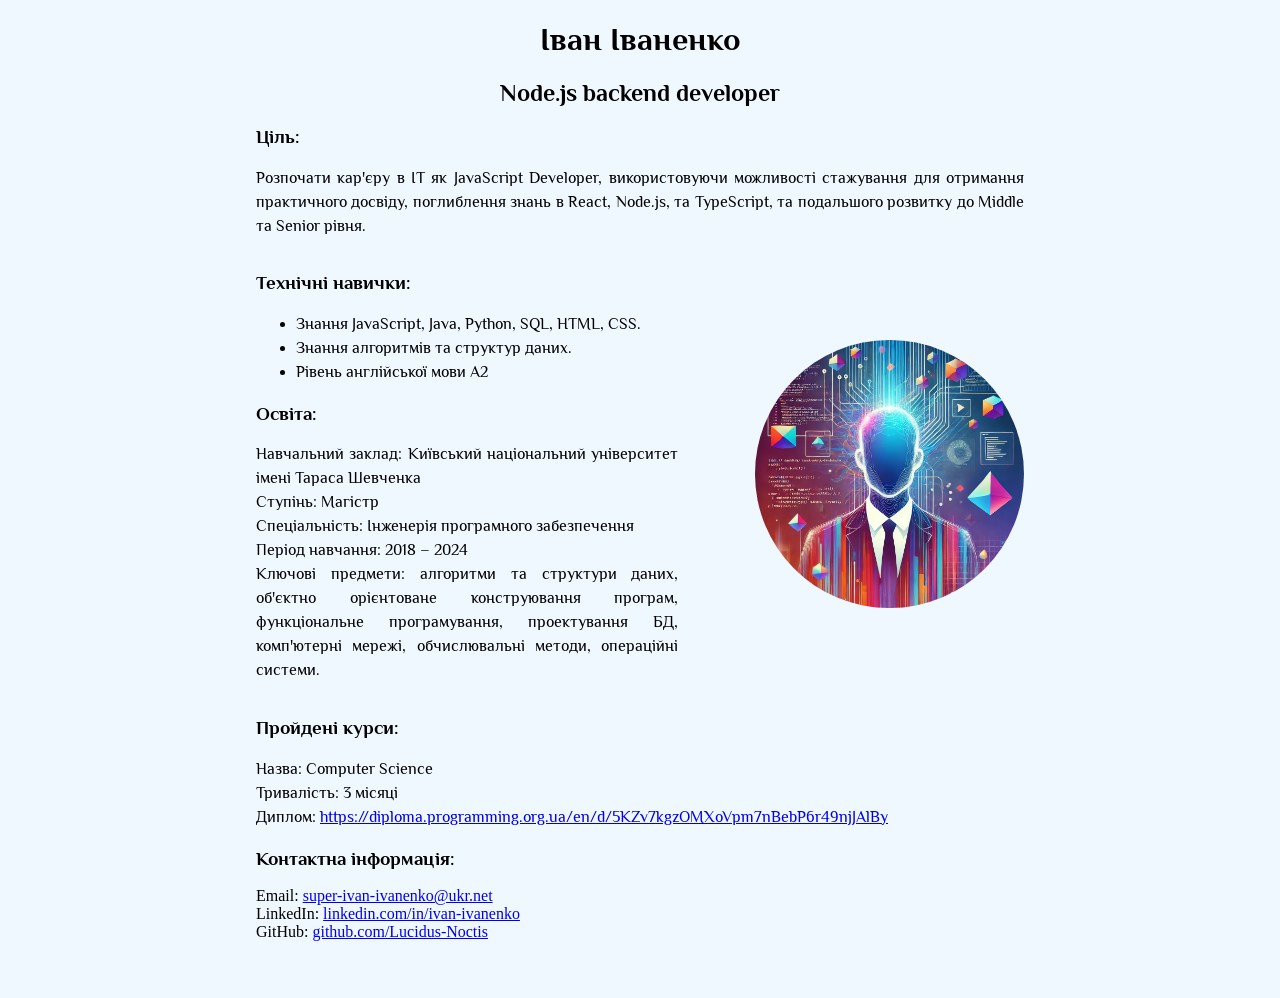
<file: index.html>
<!doctype html>
<html lang="en">
  <head>
    <meta charset="UTF-8" />
    <meta name="viewport" content="width=device-width, initial-scale=1.0" />
    <link rel="stylesheet" href="style.css" />
    <title>Ivan Ivanenko</title>

    <link rel="preconnect" href="https://fonts.googleapis.com" />
    <link rel="preconnect" href="https://fonts.gstatic.com" crossorigin />
    <link
      href="https://fonts.googleapis.com/css2?family=Philosopher:ital,wght@0,400;0,700;1,400;1,700&family=Poppins:ital,wght@0,100;0,200;0,300;0,400;0,500;0,600;0,700;0,800;0,900;1,100;1,200;1,300;1,400;1,500;1,600;1,700;1,800;1,900&display=swap"
      rel="stylesheet"
    />
  </head>
  <body>
    <header>
      <h1>Іван Іваненко</h1>
      <h2>Node.js backend developer</h2>
    </header>

    <main>
      <section class="goal">
        <h3>Ціль:</h3>
        <p>
          Розпочати кар'єру в IT як JavaScript Developer, використовуючи
          можливості стажування для отримання практичного досвіду, поглиблення
          знань в React, Node.js, та TypeScript, та подальшого розвитку до Middle
          та Senior рівня.
        </p>
      </section>

      <div class="container">
        <div class="skills-and-education">
          <section class="technical-skills">
            <h3>Технічні навички:</h3>
            <ul>
              <li>Знання JavaScript, Java, Python, SQL, HTML, CSS.</li>
              <li>Знання алгоритмів та структур даних.</li>
              <li>Рівень англійської мови A2</li>
            </ul>
          </section>

          <section class="education">
            <h3>Освіта:</h3>
            <p>
              Навчальний заклад: Київський національний університет імені Тараса
              Шевченка<br />
              Ступінь: Магістр<br />
              Спеціальність: Інженерія програмного забезпечення<br />
              Період навчання: 2018 – 2024<br />
              Ключові предмети: алгоритми та структури даних, об'єктно
              орієнтоване конструювання програм, функціональне програмування,
              проектування БД, комп'ютерні мережі, обчислювальні методи,
              операційні системи.
            </p>
          </section>
        </div>

        <div class="developer-img">
          <img src="developer.webp" alt="developer" />
        </div>
      </div>

      <section class="courses">
        <h3>Пройдені курси:</h3>
        <p>
          Назва: Computer Science<br />
          Тривалість: 3 місяці<br />
          Диплом:
          <a
            href="https://diploma.programming.org.ua/en/d/5KZv7kgzOMXoVpm7nBebP6r49njJAlBy"
            target="_blank"
            >https://diploma.programming.org.ua/en/d/5KZv7kgzOMXoVpm7nBebP6r49njJAlBy</a
          >
        </p>
      </section>
    </main>

    <footer>
      <h3>Контактна інформація:</h3>

      <div>
        <span>Email:</span>
        <a href="mailto:super-ivan-ivanenko@ukr.net"
          >super-ivan-ivanenko@ukr.net</a
        >
      </div>

      <div>
        <span>LinkedIn:</span>
        <a href="https://www.linkedin.com/in/ivan-ivanenko/" target="_blank"
          >linkedin.com/in/ivan-ivanenko</a
        >
      </div>

      <div>
        <span>GitHub:</span>
        <a href="https://github.com/Lucidus-Noctis" target="_blank"
          >github.com/Lucidus-Noctis</a
        >
      </div>
    </footer>
  </body>
</html>
</file>
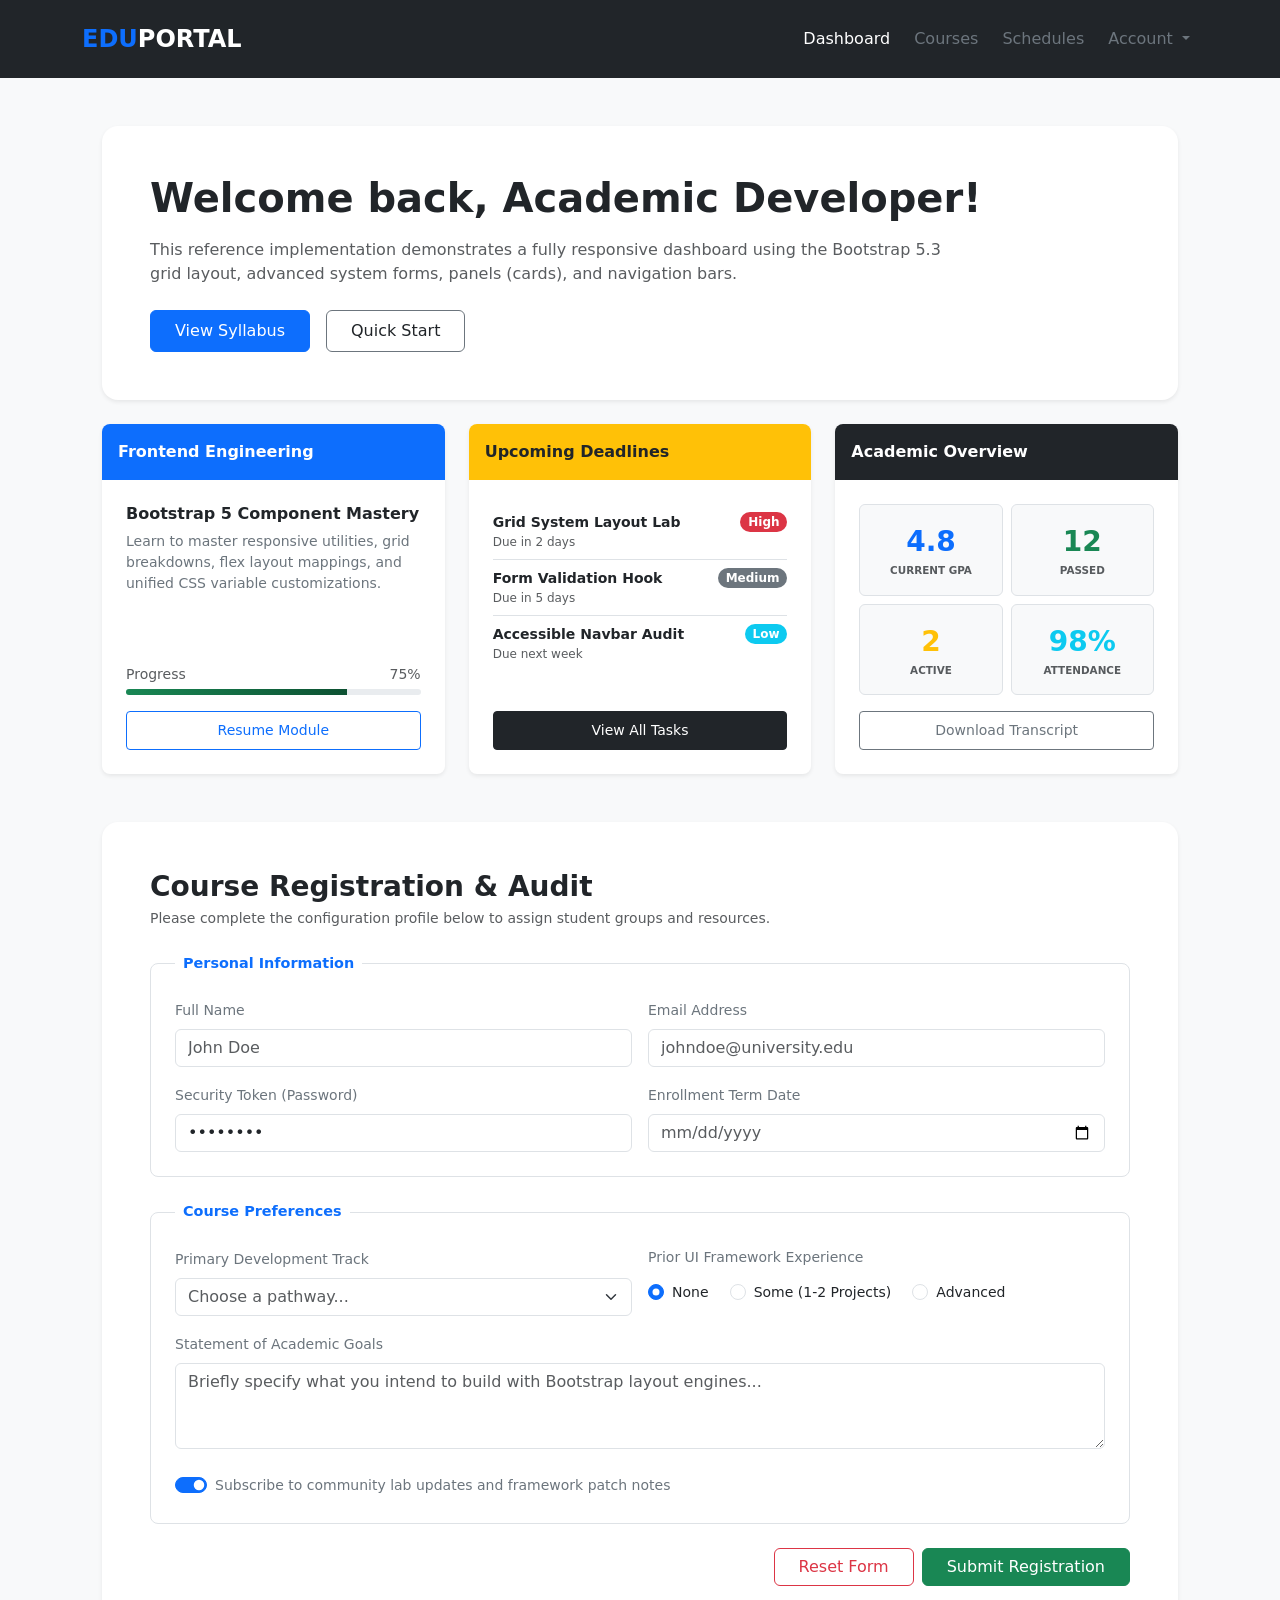
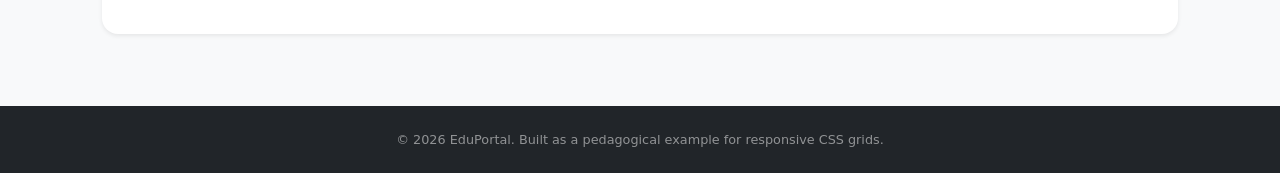
<file: bootstrap-task/index.html>
<!DOCTYPE html>
<html lang="en">
<head>
  <meta charset="UTF-8">
  <meta name="viewport" content="width=device-width, initial-scale=1.0">
  <title>EduPortal Dashboard</title>
  <!-- Bootstrap 5.3 CSS CDN -->
  <link href="https://cdn.jsdelivr.net/npm/bootstrap@5.3.3/dist/css/bootstrap.min.css" rel="stylesheet">
  <link rel="stylesheet" href="style.css">
</head>
<body class="bg-light d-flex flex-column min-vh-100">

  <!-- Navigation Bar -->
  <nav class="navbar navbar-expand-lg navbar-dark bg-dark py-3">
    <div class="container">
      <a class="navbar-brand fw-bold text-uppercase fs-4 tracking-wider" href="#">
        <span class="text-primary">Edu</span>Portal
      </a>
      <button class="navbar-toggler" type="button" data-bs-toggle="collapse" data-bs-target="#navbarNav">
        <span class="navbar-toggler-icon"></span>
      </button>
      <div class="collapse navbar-collapse justify-content-end" id="navbarNav">
        <ul class="navbar-nav gap-2">
          <li class="nav-item">
            <a class="nav-link active" href="#">Dashboard</a>
          </li>
          <li class="nav-item">
            <a class="nav-link text-secondary" href="#">Courses</a>
          </li>
          <li class="nav-item">
            <a class="nav-link text-secondary" href="#">Schedules</a>
          </li>
          <li class="nav-item dropdown">
            <a class="nav-link text-secondary dropdown-toggle" href="#" id="accountDropdown" role="button" data-bs-toggle="dropdown">
              Account
            </a>
            <ul class="dropdown-menu dropdown-menu-end">
              <li><a class="dropdown-item" href="#">Profile</a></li>
              <li><a class="dropdown-item" href="#">Settings</a></li>
              <li><hr class="dropdown-divider"></li>
              <li><a class="dropdown-item text-danger" href="#">Logout</a></li>
            </ul>
          </li>
        </ul>
      </div>
    </div>
  </nav>

  <!-- Main Content Container -->
  <main class="container my-5 flex-grow-1" style="max-width: 1100px;">
    
    <!-- Welcome Banner Section -->
    <div class="card border-0 shadow-sm p-4 p-md-5 mb-4 rounded-4 bg-white">
      <h1 class="welcome-banner-title fw-bold mb-3 display-6">Welcome back, Academic Developer!</h1>
      <p class="welcome-banner-description text-muted col-md-10 fs-6 lh-base mb-4">
        This reference implementation demonstrates a fully responsive dashboard using the Bootstrap 5.3 grid layout, advanced system forms, panels (cards), and navigation bars.
      </p>
      <div class="welcome-banner-actions d-flex gap-3">
        <button class="btn btn-primary px-4 py-2 fw-medium">View Syllabus</button>
        <button class="btn btn-outline-secondary px-4 py-2 text-dark bg-white fw-medium">Quick Start</button>
      </div>
    </div>

    <!-- Cards Grid Section -->
    <div class="row g-4 mb-5">
      
      <!-- Card 1: Frontend Engineering -->
      <div class="col-lg-4 col-md-6">
        <div class="card h-100 border-0 shadow-sm overflow-hidden rounded-3">
          <div class="card-header bg-primary text-white fw-bold py-3 border-0">
            Frontend Engineering
          </div>
          <div class="card-body p-4 d-flex flex-column justify-content-between">
            <div>
              <h5 class="fw-bold fs-6 mb-2">Bootstrap 5 Component Mastery</h5>
              <p class="text-secondary small mb-4">
                Learn to master responsive utilities, grid breakdowns, flex layout mappings, and unified CSS variable customizations.
              </p>
            </div>
            <div>
              <div class="d-flex justify-content-between align-items-center mb-1 fs-7">
                <span class="text-muted small fs-7">Progress</span>
                <span class="text-muted small fs-7">75%</span>
              </div>
              <div class="progress mb-3" style="height: 6px;">
                <div class="progress-bar custom-progress-bar" role="progressbar" style="width: 75%;"></div>
              </div>
              <button class="btn btn-outline-primary w-100 btn-sm py-2">Resume Module</button>
            </div>
          </div>
        </div>
      </div>

      <!-- Card 2: Upcoming Deadlines -->
      <div class="col-lg-4 col-md-6">
        <div class="card h-100 border-0 shadow-sm overflow-hidden rounded-3">
          <div class="card-header bg-warning text-dark fw-bold py-3 border-0" style="background-color: #ffc107 !important;">
            Upcoming Deadlines
          </div>
          <div class="card-body p-4 d-flex flex-column justify-content-between">
            <ul class="list-group list-group-flush mb-3">
              <li class="list-group-item d-flex justify-content-between align-items-start px-0 py-2 border-bottom">
                <div>
                  <div class="fw-bold small">Grid System Layout Lab</div>
                  <div class="text-muted fs-7" style="font-size: 0.75rem;">Due in 2 days</div>
                </div>
                <span class="badge bg-danger rounded-pill">High</span>
              </li>
              <li class="list-group-item d-flex justify-content-between align-items-start px-0 py-2 border-bottom">
                <div>
                  <div class="fw-bold small">Form Validation Hook</div>
                  <div class="text-muted fs-7" style="font-size: 0.75rem;">Due in 5 days</div>
                </div>
                <span class="badge bg-secondary rounded-pill">Medium</span>
              </li>
              <li class="list-group-item d-flex justify-content-between align-items-start px-0 py-2 border-0">
                <div>
                  <div class="fw-bold small">Accessible Navbar Audit</div>
                  <div class="text-muted fs-7" style="font-size: 0.75rem;">Due next week</div>
                </div>
                <span class="badge bg-info text-white rounded-pill">Low</span>
              </li>
            </ul>
            <button class="btn btn-dark w-100 btn-sm py-2">View All Tasks</button>
          </div>
        </div>
      </div>

      <!-- Card 3: Academic Overview -->
      <div class="col-lg-4 col-md-12">
        <div class="card h-100 border-0 shadow-sm overflow-hidden rounded-3">
          <div class="card-header bg-dark text-white fw-bold py-3 border-0">
            Academic Overview
          </div>
          <div class="card-body p-4 d-flex flex-column justify-content-between">
            <div class="row g-2 mb-3">
              <div class="col-6">
                <div class="bg-light p-3 rounded-2 text-center border">
                  <div class="fs-3 fw-bold text-primary">4.8</div>
                  <div class="text-muted text-uppercase fw-semibold" style="font-size: 0.65rem;">Current GPA</div>
                </div>
              </div>
              <div class="col-6">
                <div class="bg-light p-3 rounded-2 text-center border">
                  <div class="fs-3 fw-bold text-success">12</div>
                  <div class="text-muted text-uppercase fw-semibold" style="font-size: 0.65rem;">Passed</div>
                </div>
              </div>
              <div class="col-6">
                <div class="bg-light p-3 rounded-2 text-center border">
                  <div class="fs-3 fw-bold text-warning">2</div>
                  <div class="text-muted text-uppercase fw-semibold" style="font-size: 0.65rem;">Active</div>
                </div>
              </div>
              <div class="col-6">
                <div class="bg-light p-3 rounded-2 text-center border">
                  <div class="fs-3 fw-bold text-info">98%</div>
                  <div class="text-muted text-uppercase fw-semibold" style="font-size: 0.65rem;">Attendance</div>
                </div>
              </div>
            </div>
            <button class="btn btn-outline-secondary text-secondary w-100 btn-sm py-2 bg-white">Download Transcript</button>
          </div>
        </div>
      </div>

    </div>

    <!-- Course Registration & Audit Form Section -->
    <div class="card border-0 shadow-sm p-4 p-md-5 rounded-4 bg-white mb-4">
      <h2 class="fw-bold h3 mb-1">Course Registration & Audit</h2>
      <p class="text-muted small mb-4">Please complete the configuration profile below to assign student groups and resources.</p>
      
      <form>
        <!-- Personal Information Fieldset -->
        <fieldset class="custom-fieldset border rounded-3 p-3 p-md-4 mb-4">
          <legend class="custom-legend float-none w-auto px-2 fs-6 fw-bold text-primary">Personal Information</legend>
          <div class="row g-3">
            <div class="col-md-6">
              <label class="form-label small text-secondary">Full Name</label>
              <input type="text" class="form-control" placeholder="John Doe">
            </div>
            <div class="col-md-6">
              <label class="form-label small text-secondary">Email Address</label>
              <input type="email" class="form-control" placeholder="johndoe@university.edu">
            </div>
            <div class="col-md-6">
              <label class="form-label small text-secondary">Security Token (Password)</label>
              <input type="password" class="form-control" value="••••••••">
            </div>
            <div class="col-md-6">
              <label class="form-label small text-secondary">Enrollment Term Date</label>
              <input type="date" class="form-control text-muted" value="yyyy-mm-dd">
            </div>
          </div>
        </fieldset>

        <!-- Course Preferences Fieldset -->
        <fieldset class="custom-fieldset border rounded-3 p-3 p-md-4 mb-4">
          <legend class="custom-legend float-none w-auto px-2 fs-6 fw-bold text-primary">Course Preferences</legend>
          
          <div class="row g-3 mb-3">
            <div class="col-md-6">
              <label class="form-label small text-secondary">Primary Development Track</label>
              <select class="form-select text-muted">
                <option selected>Choose a pathway...</option>
                <option value="1">Frontend Engineering</option>
                <option value="2">Backend Architecture</option>
              </select>
            </div>
            <div class="col-md-6">
              <label class="form-label small text-secondary d-block">Prior UI Framework Experience</label>
              <div class="pt-1">
                <div class="form-check form-check-inline">
                  <input class="form-check-input" type="radio" name="experience" id="expNone" checked>
                  <label class="form-check-label small" for="expNone">None</label>
                </div>
                <div class="form-check form-check-inline">
                  <input class="form-check-input" type="radio" name="experience" id="expSome">
                  <label class="form-check-label small" for="expSome">Some (1-2 Projects)</label>
                </div>
                <div class="form-check form-check-inline">
                  <input class="form-check-input" type="radio" name="experience" id="expAdv">
                  <label class="form-check-label small" for="expAdv">Advanced</label>
                </div>
              </div>
            </div>
          </div>

          <div class="mb-4">
            <label class="form-label small text-secondary">Statement of Academic Goals</label>
            <textarea class="form-control" rows="3" placeholder="Briefly specify what you intend to build with Bootstrap layout engines..."></textarea>
          </div>

          <div class="form-check form-switch">
            <input class="form-check-input" type="checkbox" role="switch" id="subscribeSwitch" checked>
            <label class="form-check-label small text-secondary" for="subscribeSwitch">Subscribe to community lab updates and framework patch notes</label>
          </div>
        </fieldset>

        <!-- Form Control Buttons -->
        <div class="d-flex justify-content-end gap-2">
          <button type="reset" class="btn btn-outline-danger px-4">Reset Form</button>
          <button type="submit" class="btn btn-success px-4" style="background-color: #198754;">Submit Registration</button>
        </div>
      </form>
    </div>

  </main>

  <!-- Footer -->
  <footer class="bg-dark text-white-50 text-center py-4 fs-7 mt-auto" style="font-size: 0.8rem;">
    <div class="container">
      © 2026 EduPortal. Built as a pedagogical example for responsive CSS grids.
    </div>
  </footer>

  <!-- Bootstrap JS CDN -->
  <script src="https://cdn.jsdelivr.net/npm/bootstrap@5.3.3/dist/js/bootstrap.bundle.min.js"></script>
</body>
</html>
</file>
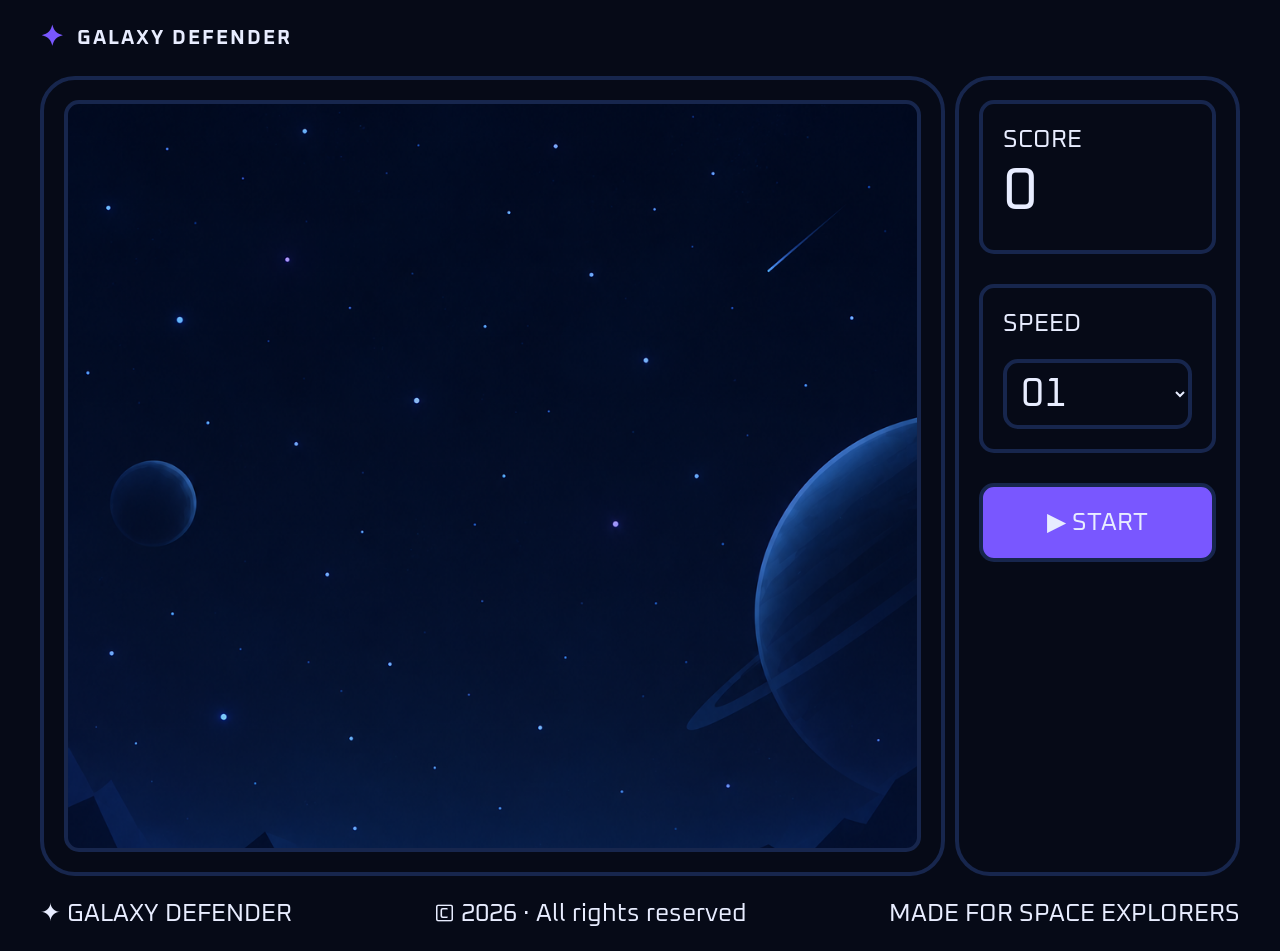
<file: browser-game/index.html>
<!doctype html>
<html lang="en">
    <head>
        <meta charset="UTF-8" />
        <meta name="viewport" content="width=device-width, initial-scale=1.0" />
        <title>Document</title>
        <link rel="stylesheet" href="css/style.css" />
    </head>
    <body>
        <div class="page-container">
            <header class="game-header">
                <a href="#" class="header-logo">
                    <span class="logo-icon">✦</span>
                    <span>GALAXY DEFENDER</span>
                </a>
            </header>

            <main>
                <div class="game">
                    <div class="outer-game-field outer-border">
                        <div class="inner-game-field inner-border"></div>
                    </div>

                    <aside class="game-sidebar outer-border">
                        <article class="score-field inner-border">
                            <label for="score">SCORE</label>
                            <p id="score">0</p>
                        </article>

                        <article class="speed-control-field inner-border">
                            <label for="speed">SPEED</label>
                            <select class="inner-border" id="speed">
                                <option class="speed-option" value="1">
                                    01
                                </option>
                                <option class="speed-option" value="2">
                                    02
                                </option>
                                <option class="speed-option" value="3">
                                    03
                                </option>
                                <option class="speed-option" value="4">
                                    04
                                </option>
                                <option class="speed-option" value="5">
                                    05
                                </option>
                            </select>
                        </article>

                        <button class="start-btn inner-border">
                            &#9654; START
                        </button>
                    </aside>
                </div>
            </main>

            <footer class="game-footer">
                <p class="footer-logo">✦ GALAXY DEFENDER</p>
                <p class="footer-copyright">© 2026 · All rights reserved</p>
                <p class="footer-credit">MADE FOR SPACE EXPLORERS</p>
            </footer>
        </div>

        <script type="module" src="js/script.js"></script>
    </body>
</html>
</file>
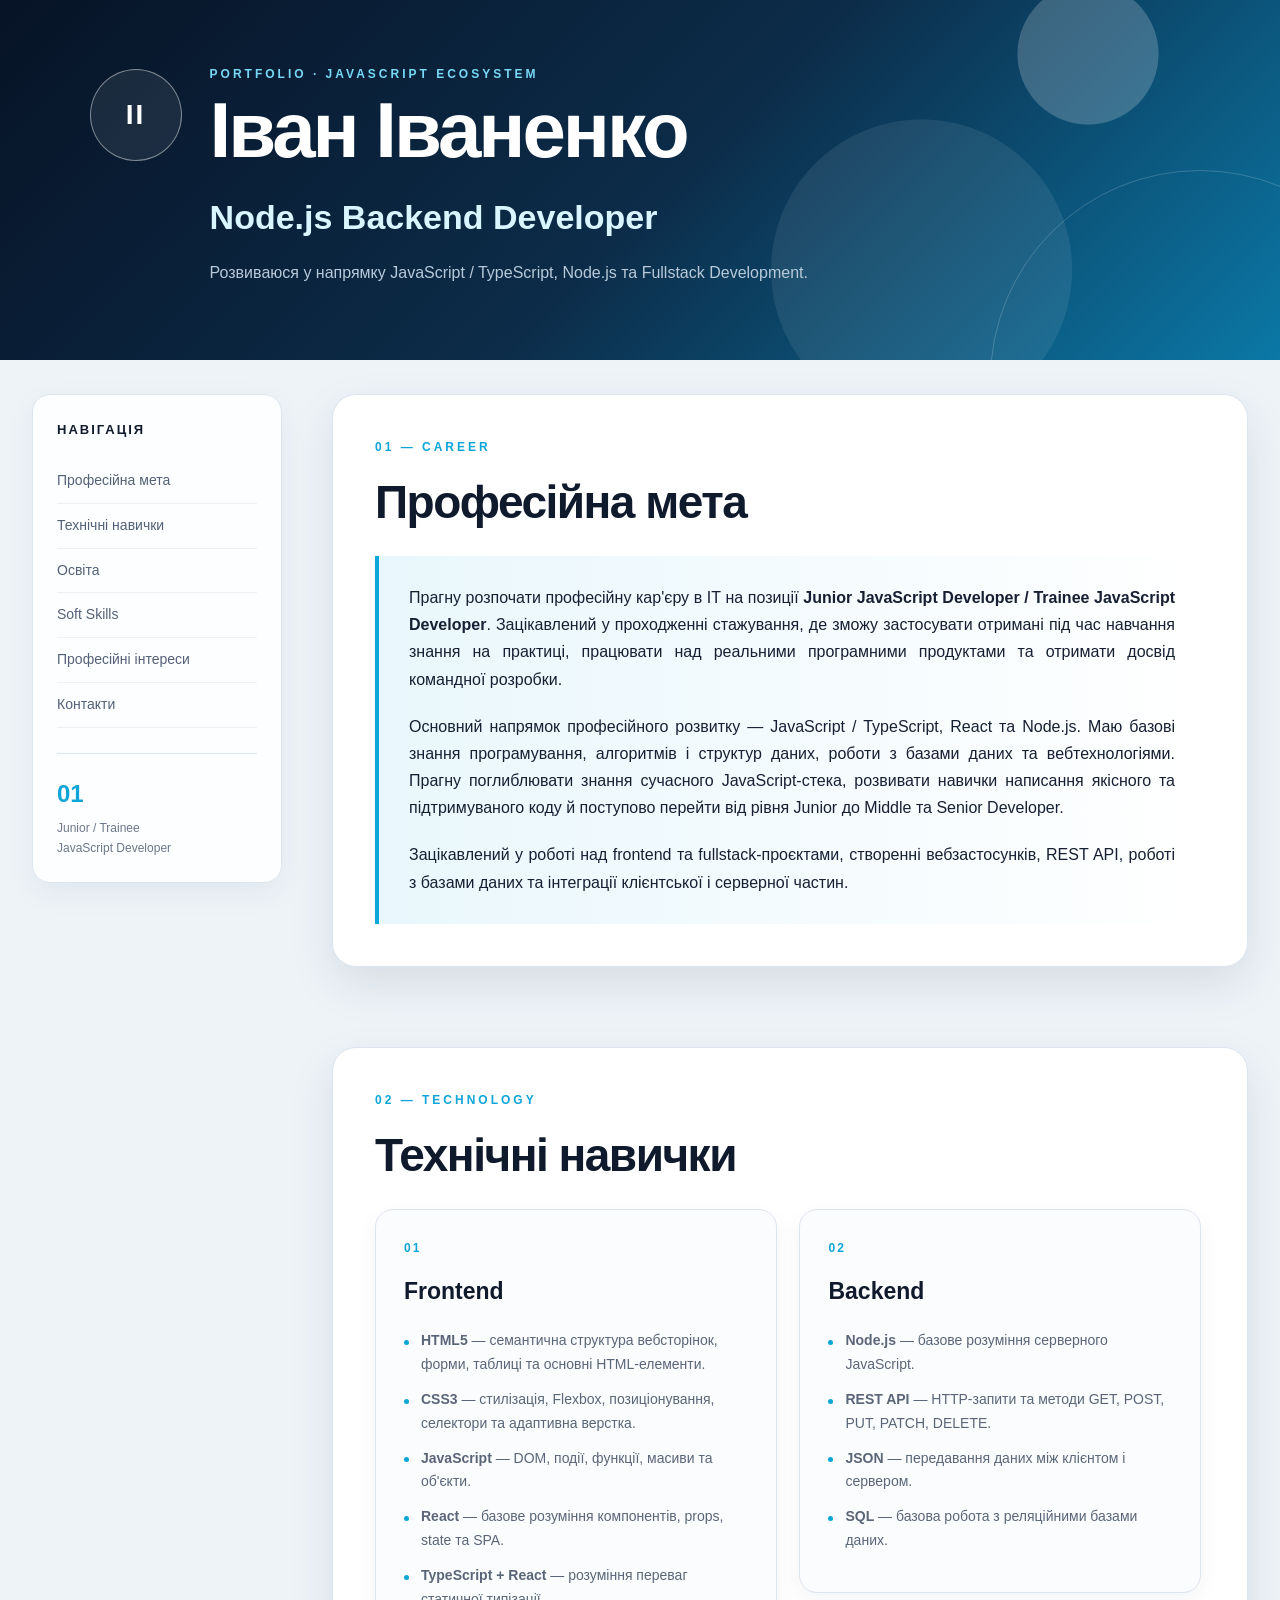
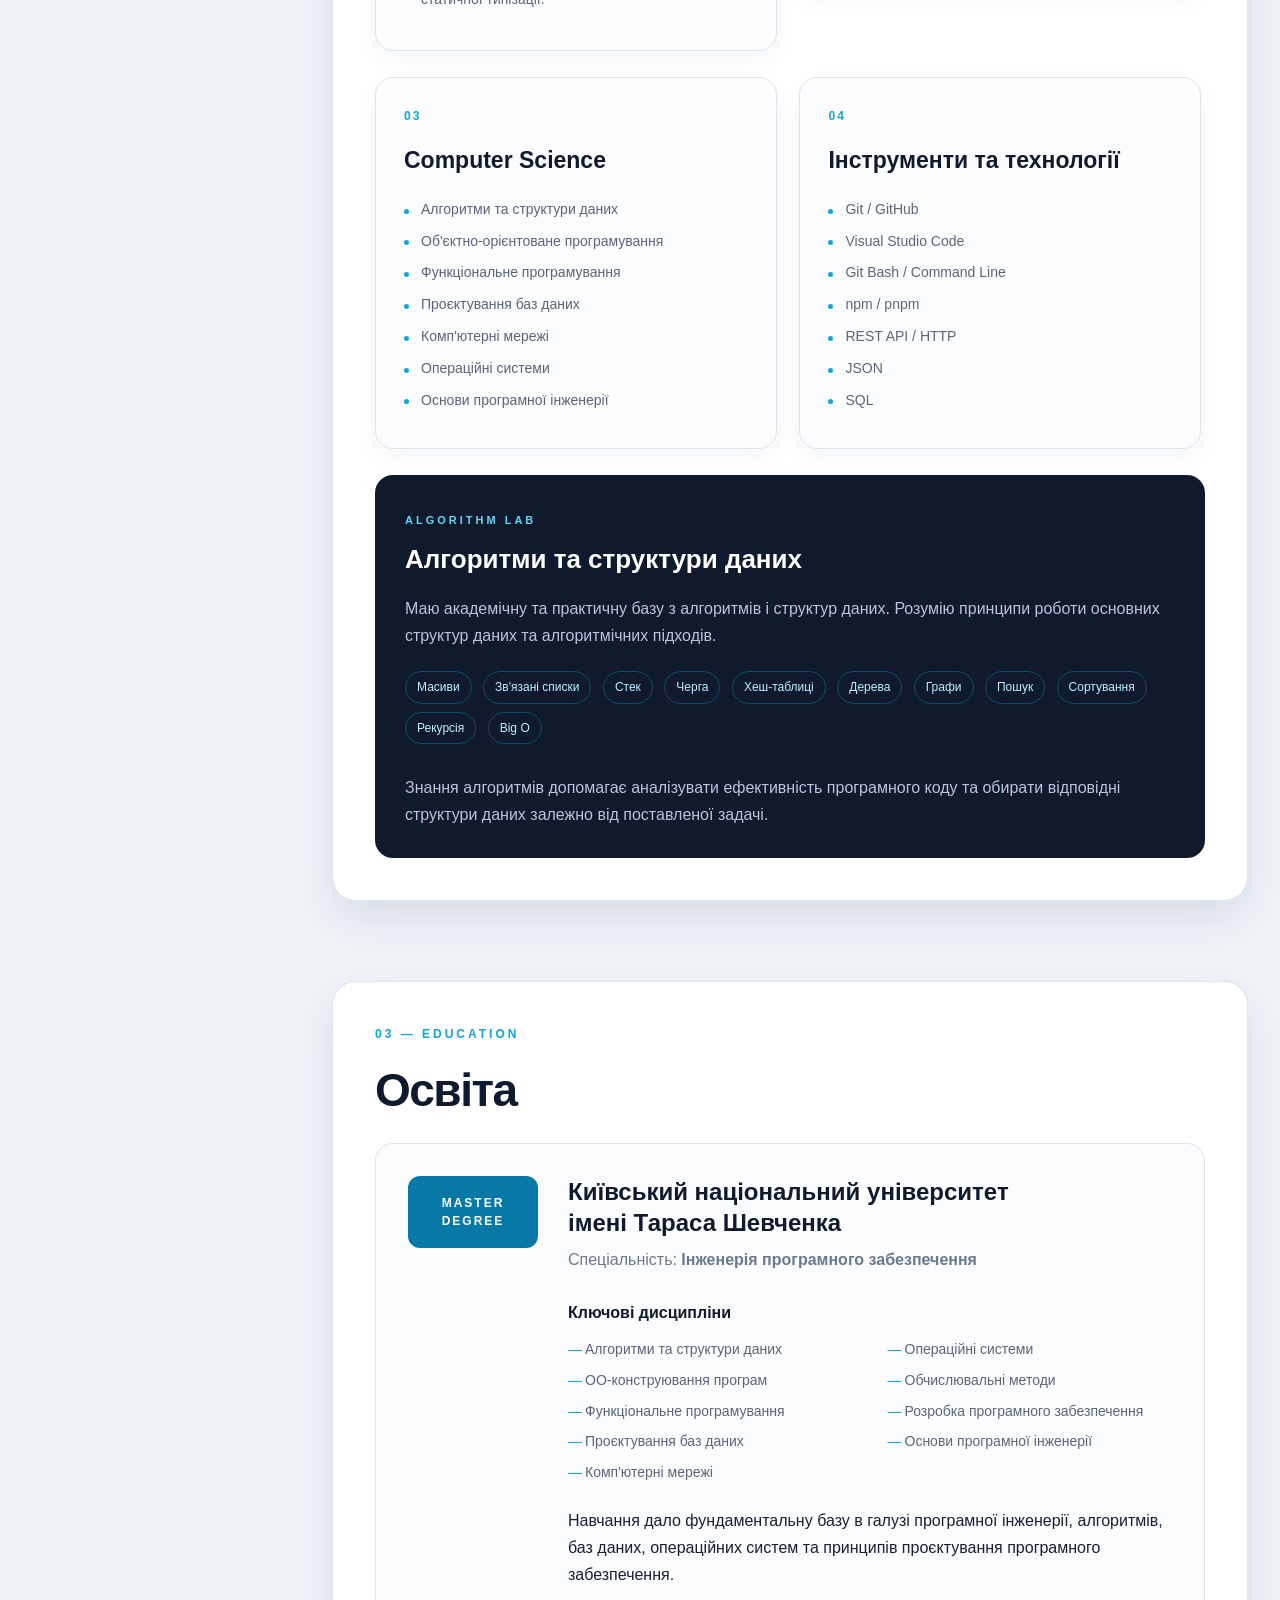
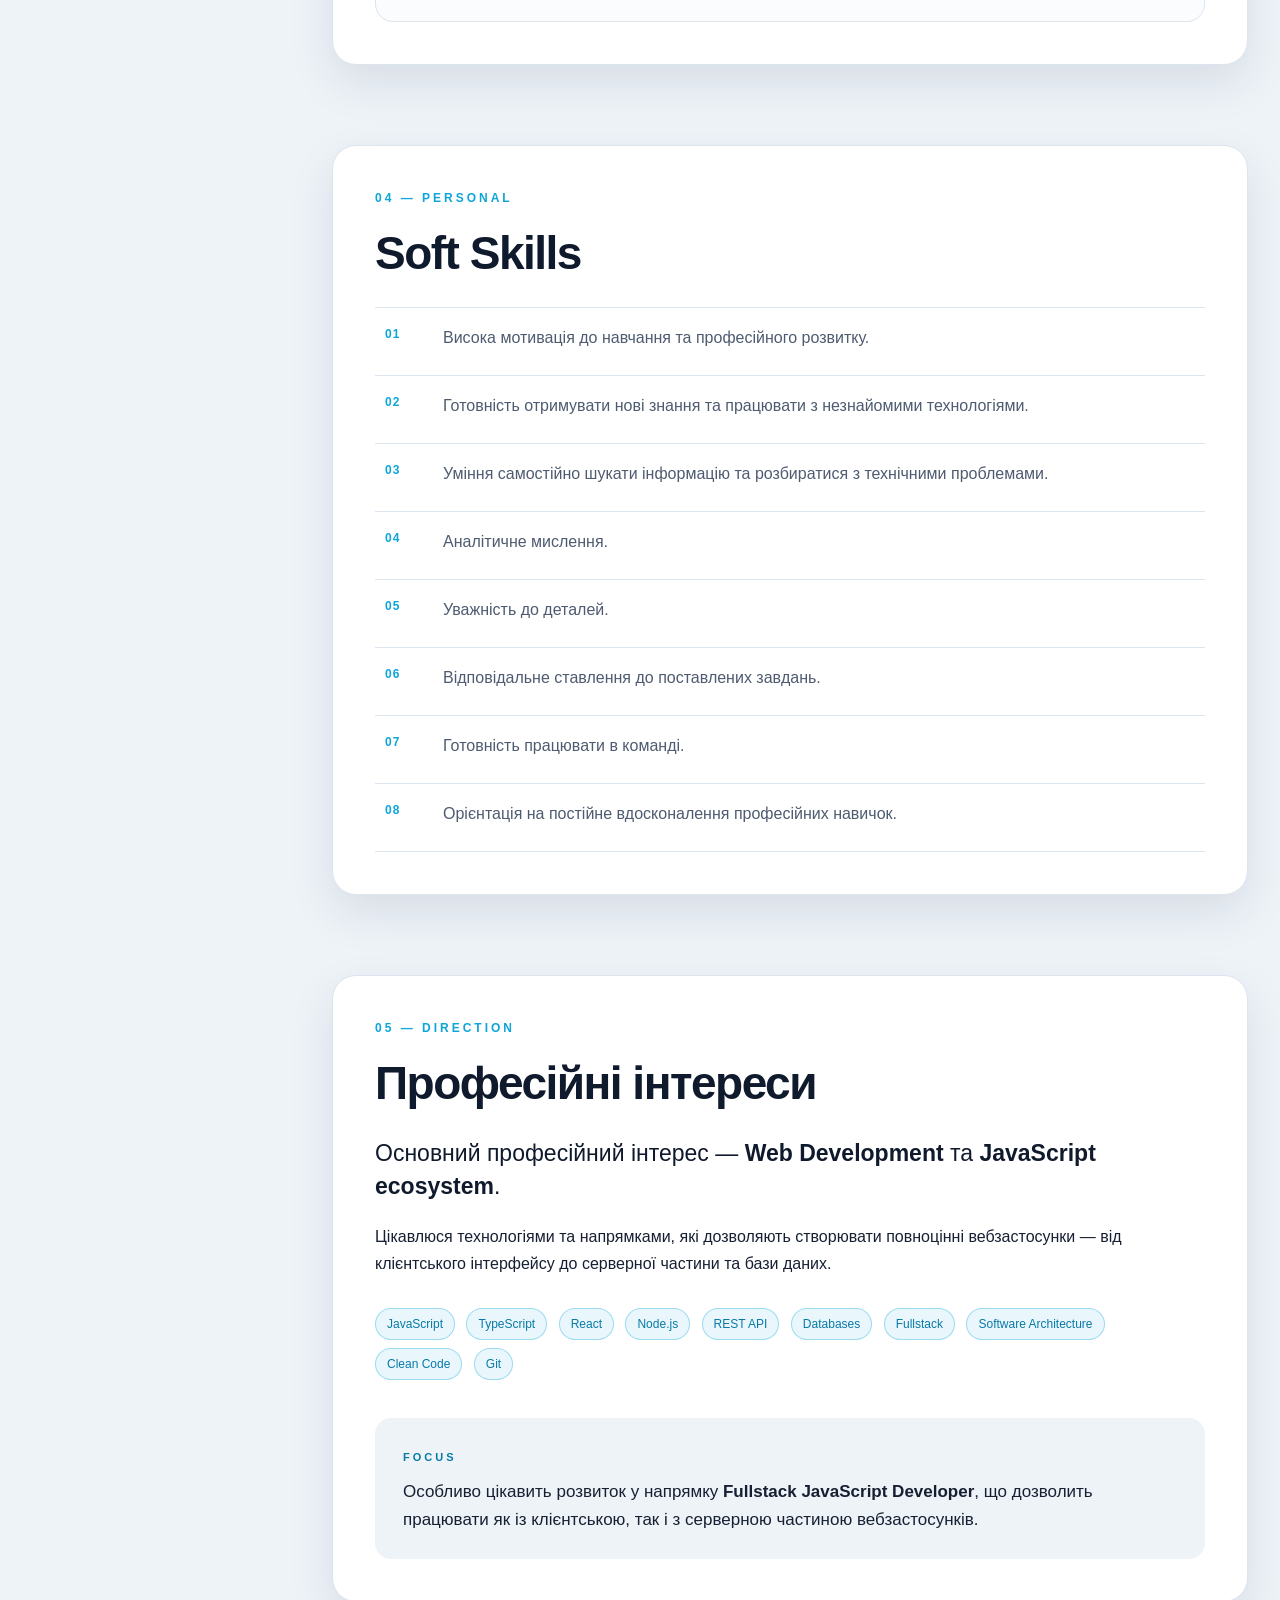
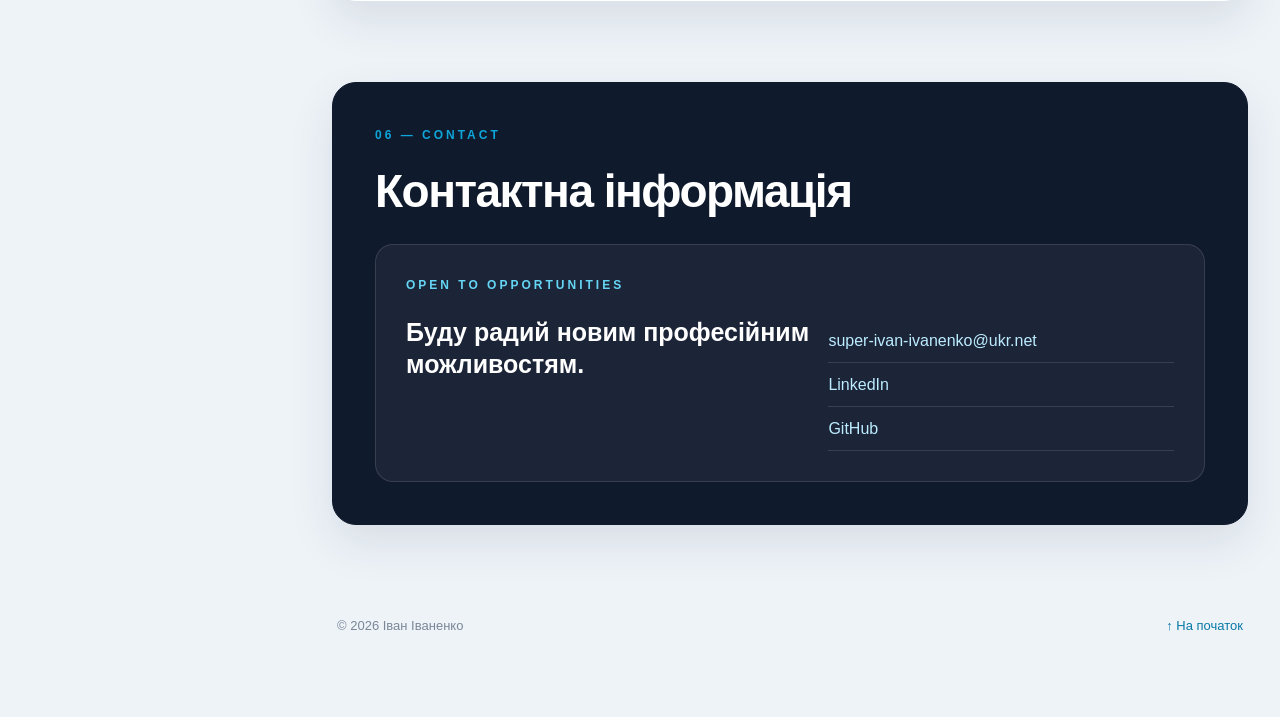
<file: css-2hm-ai/index.html>
<!DOCTYPE html>
<html lang="uk">
<head>
    <meta charset="UTF-8">
    <meta name="viewport" content="width=device-width, initial-scale=1.0">
    <meta name="description" content="Портфоліо Івана Іваненка — Junior JavaScript / Node.js Developer.">
    <title>Іван Іваненко — Node.js Backend Developer</title>
    <link rel="stylesheet" href="style.css">
</head>

<body>
    <header class="hero" id="top">
        <div class="hero__content">
            <div class="avatar" aria-hidden="true">ІІ</div>

            <div class="hero__text">
                <p class="eyebrow">PORTFOLIO · JAVASCRIPT ECOSYSTEM</p>
                <h1>Іван Іваненко</h1>
                <p class="hero__role">Node.js Backend Developer</p>
                <p class="hero__intro">
                    Розвиваюся у напрямку JavaScript / TypeScript, Node.js та Fullstack Development.
                </p>
            </div>
        </div>
    </header>

    <div class="page">
        <aside class="sidebar">
            <div class="sidebar__title">Навігація</div>

            <nav aria-label="Навігація сторінкою">
                <a href="#goal">Професійна мета</a>
                <a href="#skills">Технічні навички</a>
                <a href="#education">Освіта</a>
                <a href="#soft-skills">Soft Skills</a>
                <a href="#interests">Професійні інтереси</a>
                <a href="#contacts">Контакти</a>
            </nav>

            <div class="sidebar__note">
                <span>01</span>
                Junior / Trainee<br>
                JavaScript Developer
            </div>
        </aside>

        <main class="content">
            <section class="section" id="goal">
                <p class="section__number">01 — CAREER</p>
                <h2>Професійна мета</h2>

                <div class="goal-box">
                    <p>
                        Прагну розпочати професійну кар'єру в IT на позиції
                        <strong>Junior JavaScript Developer / Trainee JavaScript Developer</strong>.
                        Зацікавлений у проходженні стажування, де зможу застосувати отримані під час
                        навчання знання на практиці, працювати над реальними програмними продуктами
                        та отримати досвід командної розробки.
                    </p>

                    <p>
                        Основний напрямок професійного розвитку — JavaScript / TypeScript, React та Node.js.
                        Маю базові знання програмування, алгоритмів і структур даних, роботи з базами
                        даних та вебтехнологіями. Прагну поглиблювати знання сучасного JavaScript-стека,
                        розвивати навички написання якісного та підтримуваного коду й поступово перейти
                        від рівня Junior до Middle та Senior Developer.
                    </p>

                    <p>
                        Зацікавлений у роботі над frontend та fullstack-проєктами, створенні вебзастосунків,
                        REST API, роботі з базами даних та інтеграції клієнтської і серверної частин.
                    </p>
                </div>
            </section>

            <section class="section" id="skills">
                <p class="section__number">02 — TECHNOLOGY</p>
                <h2>Технічні навички</h2>

                <div class="skill-card">
                    <span class="skill-card__tag">01</span>
                    <h3>Frontend</h3>
                    <ul>
                        <li><strong>HTML5</strong> — семантична структура вебсторінок, форми, таблиці та основні HTML-елементи.</li>
                        <li><strong>CSS3</strong> — стилізація, Flexbox, позиціонування, селектори та адаптивна верстка.</li>
                        <li><strong>JavaScript</strong> — DOM, події, функції, масиви та об'єкти.</li>
                        <li><strong>React</strong> — базове розуміння компонентів, props, state та SPA.</li>
                        <li><strong>TypeScript + React</strong> — розуміння переваг статичної типізації.</li>
                    </ul>
                </div>

                <div class="skill-card">
                    <span class="skill-card__tag">02</span>
                    <h3>Backend</h3>
                    <ul>
                        <li><strong>Node.js</strong> — базове розуміння серверного JavaScript.</li>
                        <li><strong>REST API</strong> — HTTP-запити та методи GET, POST, PUT, PATCH, DELETE.</li>
                        <li><strong>JSON</strong> — передавання даних між клієнтом і сервером.</li>
                        <li><strong>SQL</strong> — базова робота з реляційними базами даних.</li>
                    </ul>
                </div>

                <div class="skill-card">
                    <span class="skill-card__tag">03</span>
                    <h3>Computer Science</h3>
                    <ul class="compact-list">
                        <li>Алгоритми та структури даних</li>
                        <li>Об'єктно-орієнтоване програмування</li>
                        <li>Функціональне програмування</li>
                        <li>Проєктування баз даних</li>
                        <li>Комп'ютерні мережі</li>
                        <li>Операційні системи</li>
                        <li>Основи програмної інженерії</li>
                    </ul>
                </div>

                <div class="skill-card">
                    <span class="skill-card__tag">04</span>
                    <h3>Інструменти та технології</h3>
                    <ul class="compact-list">
                        <li>Git / GitHub</li>
                        <li>Visual Studio Code</li>
                        <li>Git Bash / Command Line</li>
                        <li>npm / pnpm</li>
                        <li>REST API / HTTP</li>
                        <li>JSON</li>
                        <li>SQL</li>
                    </ul>
                </div>

                <div class="algorithm-box">
                    <div class="algorithm-box__heading">
                        <span>ALGORITHM LAB</span>
                        <h3>Алгоритми та структури даних</h3>
                    </div>

                    <p>
                        Маю академічну та практичну базу з алгоритмів і структур даних.
                        Розумію принципи роботи основних структур даних та алгоритмічних підходів.
                    </p>

                    <ul class="chips">
                        <li>Масиви</li>
                        <li>Зв'язані списки</li>
                        <li>Стек</li>
                        <li>Черга</li>
                        <li>Хеш-таблиці</li>
                        <li>Дерева</li>
                        <li>Графи</li>
                        <li>Пошук</li>
                        <li>Сортування</li>
                        <li>Рекурсія</li>
                        <li>Big O</li>
                    </ul>

                    <p>
                        Знання алгоритмів допомагає аналізувати ефективність програмного коду
                        та обирати відповідні структури даних залежно від поставленої задачі.
                    </p>
                </div>
            </section>

            <section class="section" id="education">
                <p class="section__number">03 — EDUCATION</p>
                <h2>Освіта</h2>

                <article class="education-card">
                    <div class="education-card__year">MASTER<br>DEGREE</div>
                    <div>
                        <h3>Київський національний університет<br>імені Тараса Шевченка</h3>
                        <p class="muted">Спеціальність: <strong>Інженерія програмного забезпечення</strong></p>

                        <h4>Ключові дисципліни</h4>
                        <ul class="columns-list">
                            <li>Алгоритми та структури даних</li>
                            <li>ОО-конструювання програм</li>
                            <li>Функціональне програмування</li>
                            <li>Проєктування баз даних</li>
                            <li>Комп'ютерні мережі</li>
                            <li>Операційні системи</li>
                            <li>Обчислювальні методи</li>
                            <li>Розробка програмного забезпечення</li>
                            <li>Основи програмної інженерії</li>
                        </ul>

                        <p>
                            Навчання дало фундаментальну базу в галузі програмної інженерії,
                            алгоритмів, баз даних, операційних систем та принципів проєктування
                            програмного забезпечення.
                        </p>
                    </div>
                </article>
            </section>

            <section class="section" id="soft-skills">
                <p class="section__number">04 — PERSONAL</p>
                <h2>Soft Skills</h2>

                <ul class="soft-list">
                    <li><span>01</span> Висока мотивація до навчання та професійного розвитку.</li>
                    <li><span>02</span> Готовність отримувати нові знання та працювати з незнайомими технологіями.</li>
                    <li><span>03</span> Уміння самостійно шукати інформацію та розбиратися з технічними проблемами.</li>
                    <li><span>04</span> Аналітичне мислення.</li>
                    <li><span>05</span> Уважність до деталей.</li>
                    <li><span>06</span> Відповідальне ставлення до поставлених завдань.</li>
                    <li><span>07</span> Готовність працювати в команді.</li>
                    <li><span>08</span> Орієнтація на постійне вдосконалення професійних навичок.</li>
                </ul>
            </section>

            <section class="section" id="interests">
                <p class="section__number">05 — DIRECTION</p>
                <h2>Професійні інтереси</h2>

                <div class="interests-intro">
                    <p class="large-text">
                        Основний професійний інтерес — <strong>Web Development</strong> та
                        <strong>JavaScript ecosystem</strong>.
                    </p>
                    <p>
                        Цікавлюся технологіями та напрямками, які дозволяють створювати повноцінні
                        вебзастосунки — від клієнтського інтерфейсу до серверної частини та бази даних.
                    </p>
                </div>

                <ul class="tech-tags">
                    <li>JavaScript</li>
                    <li>TypeScript</li>
                    <li>React</li>
                    <li>Node.js</li>
                    <li>REST API</li>
                    <li>Databases</li>
                    <li>Fullstack</li>
                    <li>Software Architecture</li>
                    <li>Clean Code</li>
                    <li>Git</li>
                </ul>

                <div class="direction-card">
                    <span>FOCUS</span>
                    <p>
                        Особливо цікавить розвиток у напрямку
                        <strong>Fullstack JavaScript Developer</strong>, що дозволить працювати
                        як із клієнтською, так і з серверною частиною вебзастосунків.
                    </p>
                </div>
            </section>

            <section class="section contact-section" id="contacts">
                <p class="section__number">06 — CONTACT</p>
                <h2>Контактна інформація</h2>

                <div class="contact-card">
                    <div>
                        <p class="contact-label">OPEN TO OPPORTUNITIES</p>
                        <h3>Буду радий новим професійним можливостям.</h3>
                    </div>

                    <div class="contact-links">
                        <a href="mailto:super-ivan-ivanenko@ukr.net">super-ivan-ivanenko@ukr.net</a>
                        <a href="https://www.linkedin.com/in/ivan-ivanenko/" target="_blank" rel="noopener noreferrer">LinkedIn</a>
                        <a href="https://github.com/Lucidus-Noctis" target="_blank" rel="noopener noreferrer">GitHub</a>
                    </div>
                </div>
            </section>

            <footer class="footer">
                <span>© 2026 Іван Іваненко</span>
                <a href="#top">↑ На початок</a>
            </footer>
        </main>
    </div>
</body>
</html>
</file>
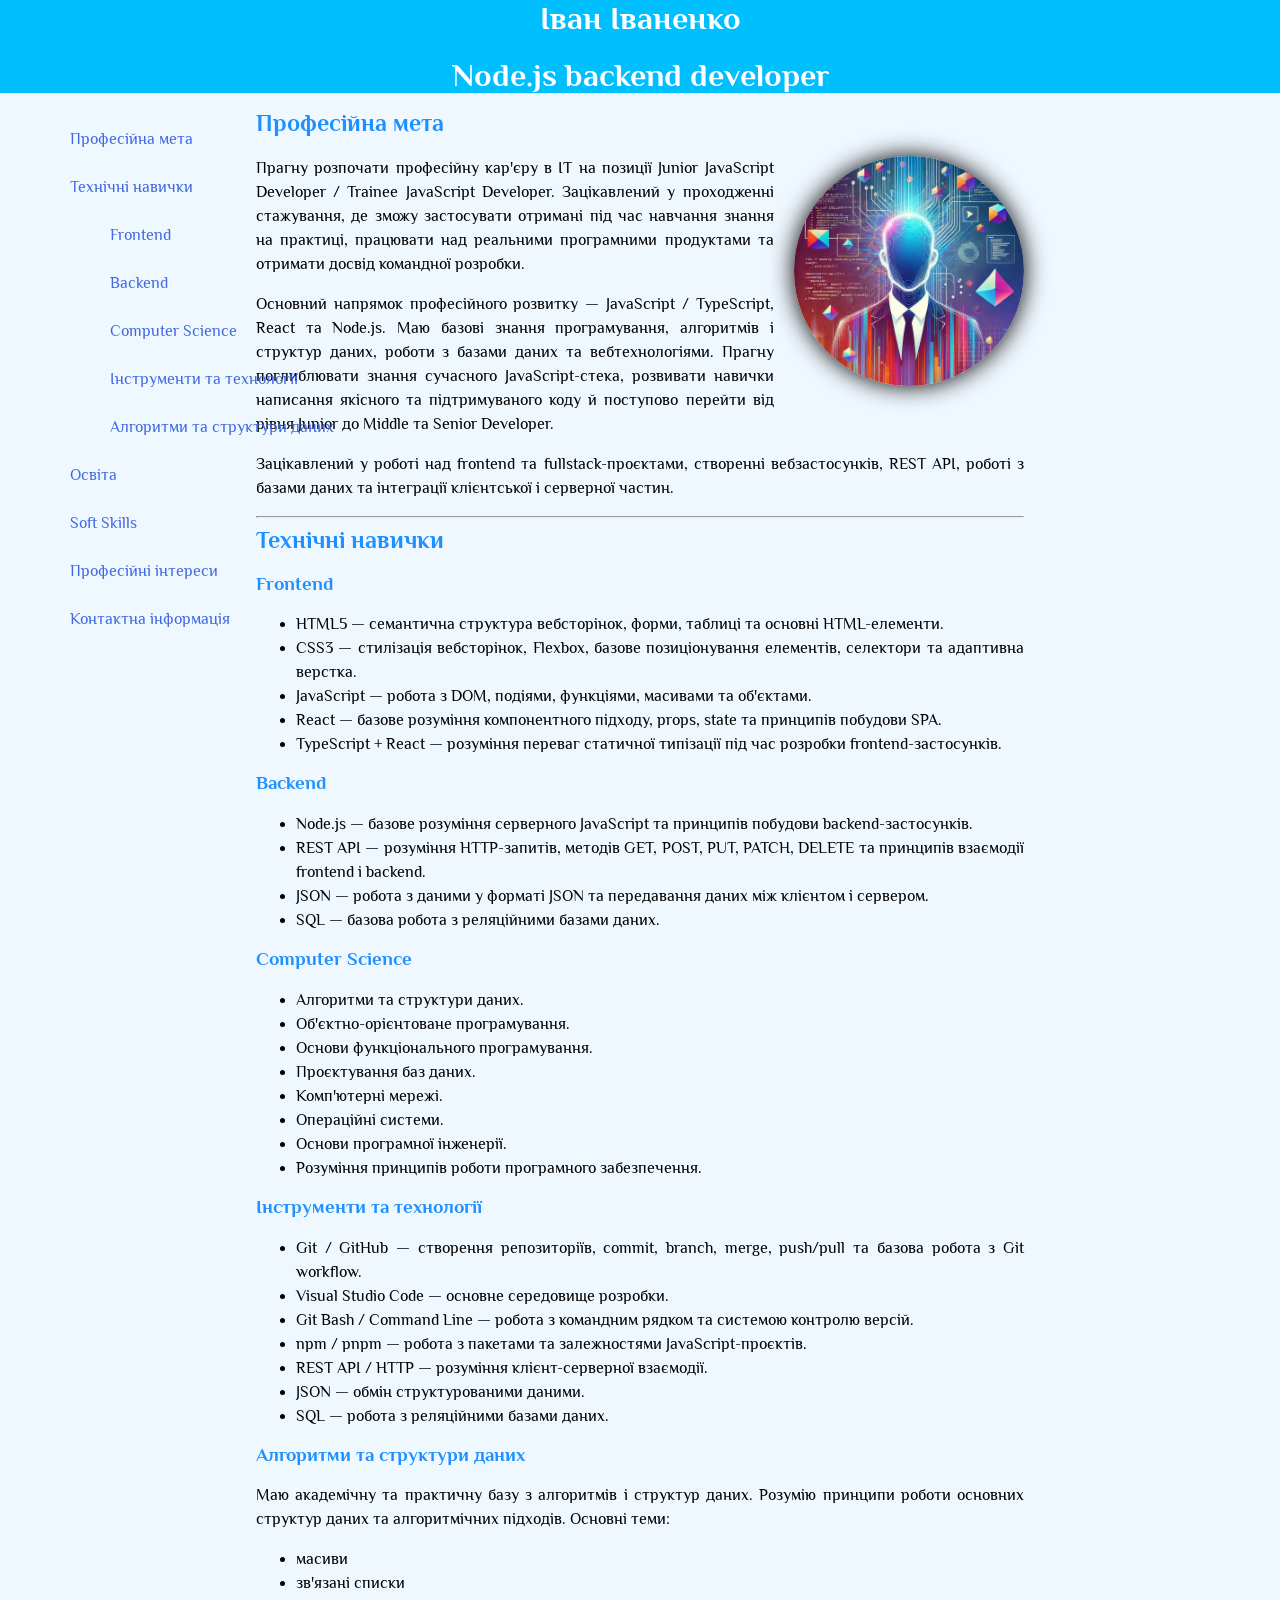
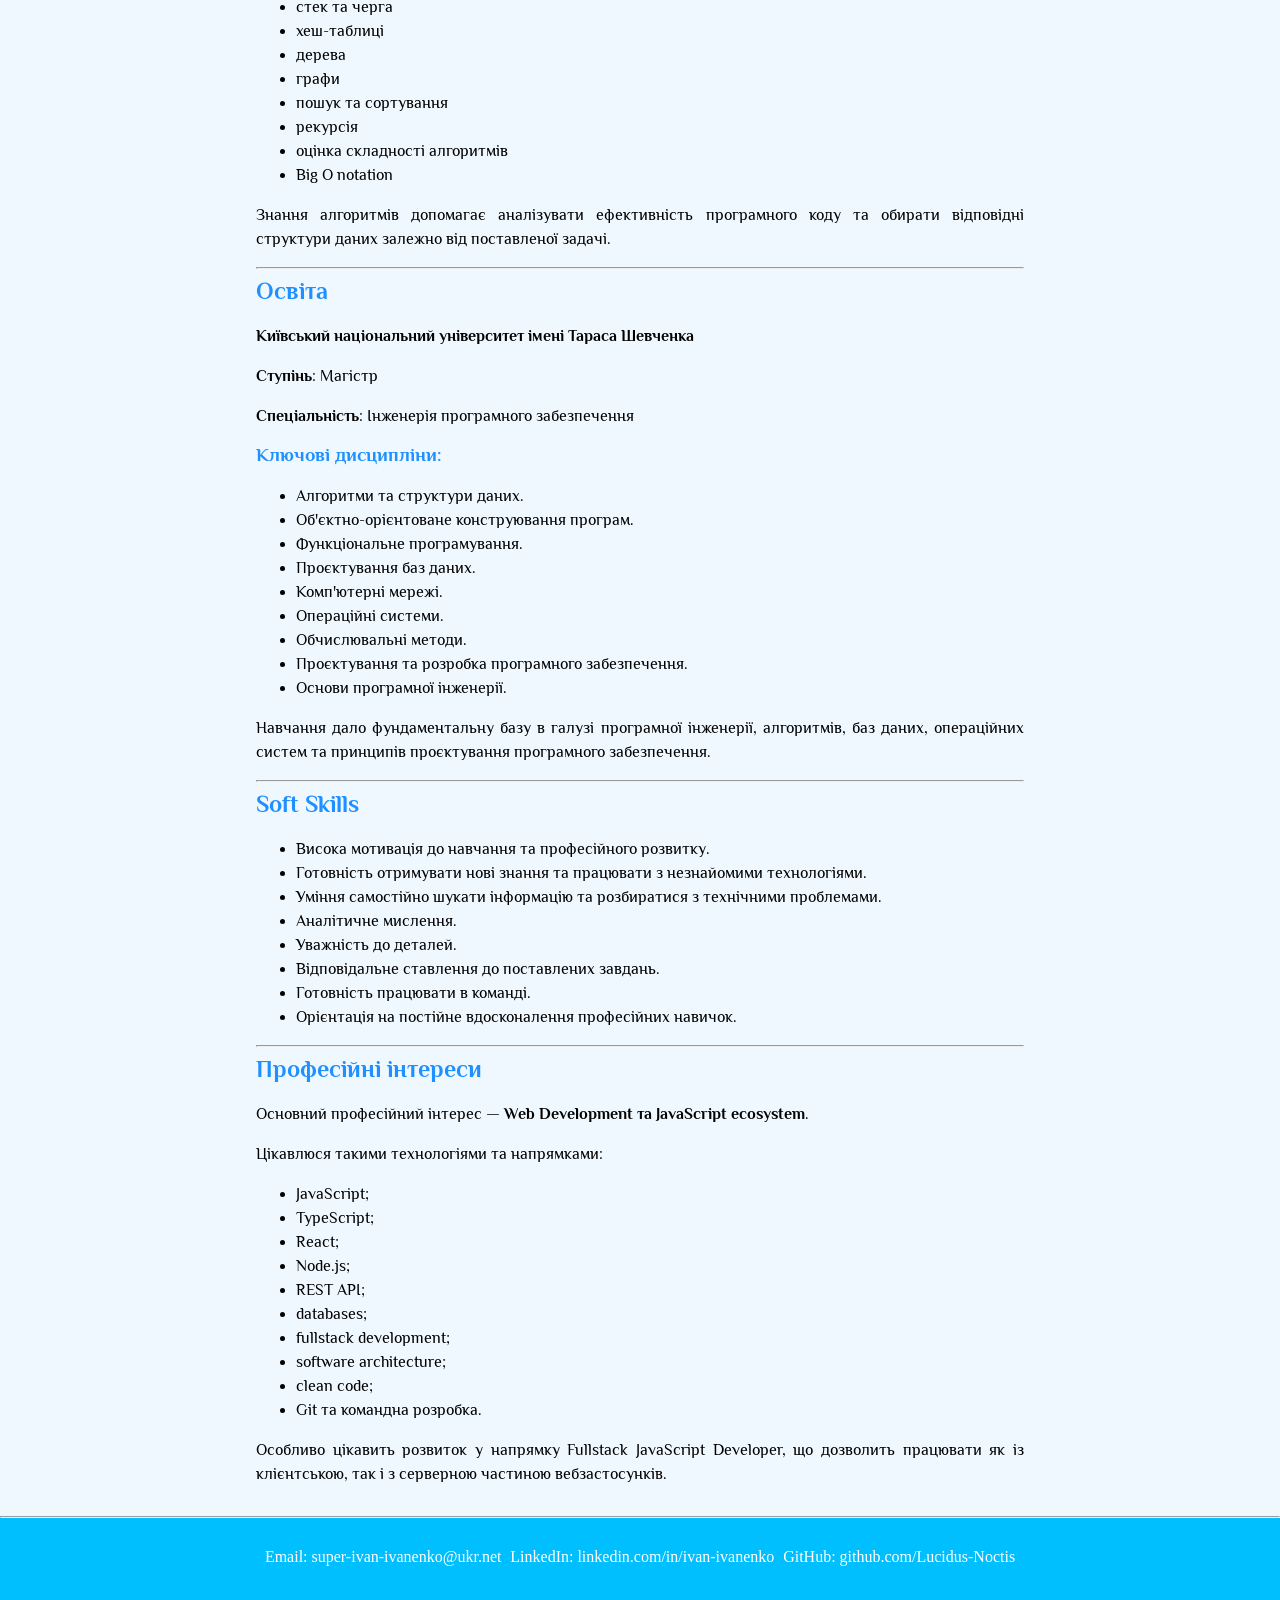
<file: css-2hw/index.html>
<!doctype html>
<html lang="en">
  <head>
    <meta charset="UTF-8" />
    <meta name="viewport" content="width=device-width, initial-scale=1.0" />
    <link rel="stylesheet" href="style.css" />
    <title>Ivan Ivanenko</title>

    <link rel="preconnect" href="https://fonts.googleapis.com" />
    <link rel="preconnect" href="https://fonts.gstatic.com" crossorigin />
    <link
      href="https://fonts.googleapis.com/css2?family=Philosopher:ital,wght@0,400;0,700;1,400;1,700&family=Poppins:ital,wght@0,100;0,200;0,300;0,400;0,500;0,600;0,700;0,800;0,900;1,100;1,200;1,300;1,400;1,500;1,600;1,700;1,800;1,900&display=swap"
      rel="stylesheet"
    />
  </head>
  <body>
    <header>
      <h1>Іван Іваненко</h1>
      <h1>Node.js backend developer</h1>
    </header>

    <aside>
      <nav>
        <ul>
          <li><a href="#goals">Професійна мета</a></li>
          <li>
            <a href="#technical-skills">Технічні навички</a>
            <ul>
              <li><a href="#frontend">Frontend</a></li>
              <li><a href="#backend">Backend</a></li>
              <li><a href="#computer-science">Computer Science</a></li>
              <li><a href="#tools">Інструменти та технології</a></li>
              <li>
                <a href="#article-algorithms">Алгоритми та структури даних</a>
              </li>
            </ul>
          </li>
          <li><a href="#education">Освіта</a></li>
          <li><a href="#soft-skills">Soft Skills</a></li>
          <li><a href="#professional-interests">Професійні інтереси</a></li>
          <li><a href="#contact-information">Контактна інформація</a></li>
        </ul>
      </nav>
    </aside>

    <main>
      <section id="goals">
        <h2>Професійна мета</h2>
        <img src="developer.webp" />

        <p>
          Прагну розпочати професійну кар'єру в IT на позиції Junior JavaScript
          Developer / Trainee JavaScript Developer. Зацікавлений у проходженні
          стажування, де зможу застосувати отримані під час навчання знання на
          практиці, працювати над реальними програмними продуктами та отримати
          досвід командної розробки.
        </p>
        <p>
          Основний напрямок професійного розвитку — JavaScript / TypeScript,
          React та Node.js. Маю базові знання програмування, алгоритмів і
          структур даних, роботи з базами даних та вебтехнологіями. Прагну
          поглиблювати знання сучасного JavaScript-стека, розвивати навички
          написання якісного та підтримуваного коду й поступово перейти від
          рівня Junior до Middle та Senior Developer.
        </p>
        <p>
          Зацікавлений у роботі над frontend та fullstack-проєктами, створенні
          вебзастосунків, REST API, роботі з базами даних та інтеграції
          клієнтської і серверної частин.
        </p>
      </section>

      <section id="technical-skills">
        <hr />
        <h2>Технічні навички</h2>
        <article id="frontend">
          <h3>Frontend</h3>
          <ul>
            <li>
              HTML5 — семантична структура вебсторінок, форми, таблиці та
              основні HTML-елементи.
            </li>
            <li>
              CSS3 — стилізація вебсторінок, Flexbox, базове позиціонування
              елементів, селектори та адаптивна верстка.
            </li>
            <li>
              JavaScript — робота з DOM, подіями, функціями, масивами та
              об'єктами.
            </li>
            <li>
              React — базове розуміння компонентного підходу, props, state та
              принципів побудови SPA.
            </li>
            <li>
              TypeScript + React — розуміння переваг статичної типізації під час
              розробки frontend-застосунків.
            </li>
          </ul>
        </article>
        <article id="backend">
          <h3>Backend</h3>
          <ul>
            <li>
              Node.js — базове розуміння серверного JavaScript та принципів
              побудови backend-застосунків.
            </li>
            <li>
              REST API — розуміння HTTP-запитів, методів GET, POST, PUT, PATCH,
              DELETE та принципів взаємодії frontend і backend.
            </li>
            <li>
              JSON — робота з даними у форматі JSON та передавання даних між
              клієнтом і сервером.
            </li>
            <li>SQL — базова робота з реляційними базами даних.</li>
          </ul>
        </article>
        <article id="computer-science">
          <h3>Computer Science</h3>
          <ul>
            <li>Алгоритми та структури даних.</li>
            <li>Об'єктно-орієнтоване програмування.</li>
            <li>Основи функціонального програмування.</li>
            <li>Проєктування баз даних.</li>
            <li>Комп'ютерні мережі.</li>
            <li>Операційні системи.</li>
            <li>Основи програмної інженерії.</li>
            <li>Розуміння принципів роботи програмного забезпечення.</li>
          </ul>
        </article>
        <article id="tools">
          <h3>Інструменти та технології</h3>
          <ul>
            <li>
              Git / GitHub — створення репозиторіїв, commit, branch, merge,
              push/pull та базова робота з Git workflow.
            </li>
            <li>Visual Studio Code — основне середовище розробки.</li>
            <li>
              Git Bash / Command Line — робота з командним рядком та системою
              контролю версій.
            </li>
            <li>
              npm / pnpm — робота з пакетами та залежностями
              JavaScript-проєктів.
            </li>
            <li>REST API / HTTP — розуміння клієнт-серверної взаємодії.</li>
            <li>JSON — обмін структурованими даними.</li>
            <li>SQL — робота з реляційними базами даних.</li>
          </ul>
        </article>
        <article id="article-algorithms">
          <h3>Алгоритми та структури даних</h3>
          <p>
            Маю академічну та практичну базу з алгоритмів і структур даних.
            Розумію принципи роботи основних структур даних та алгоритмічних
            підходів. Основні теми:
          </p>
          <ul>
            <li>масиви</li>
            <li>зв'язані списки</li>
            <li>стек та черга</li>
            <li>хеш-таблиці</li>
            <li>дерева</li>
            <li>графи</li>
            <li>пошук та сортування</li>
            <li>рекурсія</li>
            <li>оцінка складності алгоритмів</li>
            <li>Big O notation</li>
          </ul>
          <p>
            Знання алгоритмів допомагає аналізувати ефективність програмного
            коду та обирати відповідні структури даних залежно від поставленої
            задачі.
          </p>
        </article>
      </section>

      <section id="education">
        <hr />
        <h2>Освіта</h2>
        <p>
          <strong
            >Київський національний університет імені Тараса Шевченка</strong
          >
        </p>
        <p><b>Ступінь</b>: Магістр</p>
        <p><b>Спеціальність</b>: Інженерія програмного забезпечення</p>
        <h3>Ключові дисципліни:</h3>
        <ul>
          <li>Алгоритми та структури даних.</li>
          <li>Об'єктно-орієнтоване конструювання програм.</li>
          <li>Функціональне програмування.</li>
          <li>Проєктування баз даних.</li>
          <li>Комп'ютерні мережі.</li>
          <li>Операційні системи.</li>
          <li>Обчислювальні методи.</li>
          <li>Проєктування та розробка програмного забезпечення.</li>
          <li>Основи програмної інженерії.</li>
        </ul>
        <p>
          Навчання дало фундаментальну базу в галузі програмної інженерії,
          алгоритмів, баз даних, операційних систем та принципів проєктування
          програмного забезпечення.
        </p>
      </section>

      <section id="soft-skills">
        <hr />
        <h2>Soft Skills</h2>
        <ul>
          <li>Висока мотивація до навчання та професійного розвитку.</li>
          <li>
            Готовність отримувати нові знання та працювати з незнайомими
            технологіями.
          </li>
          <li>
            Уміння самостійно шукати інформацію та розбиратися з технічними
            проблемами.
          </li>
          <li>Аналітичне мислення.</li>
          <li>Уважність до деталей.</li>
          <li>Відповідальне ставлення до поставлених завдань.</li>
          <li>Готовність працювати в команді.</li>
          <li>Орієнтація на постійне вдосконалення професійних навичок.</li>
        </ul>
      </section>

      <section id="professional-interests">
        <hr />
        <h2>Професійні інтереси</h2>
        <p>
          Основний професійний інтерес —
          <strong>Web Development та JavaScript ecosystem</strong>.
        </p>
        <p>Цікавлюся такими технологіями та напрямками:</p>
        <ul>
          <li>JavaScript;</li>
          <li>TypeScript;</li>
          <li>React;</li>
          <li>Node.js;</li>
          <li>REST API;</li>
          <li>databases;</li>
          <li>fullstack development;</li>
          <li>software architecture;</li>
          <li>clean code;</li>
          <li>Git та командна розробка.</li>
        </ul>
        <p>
          Особливо цікавить розвиток у напрямку Fullstack JavaScript Developer,
          що дозволить працювати як із клієнтською, так і з серверною частиною
          вебзастосунків.
        </p>
      </section>
    </main>

    <footer>
      <hr />
      <section id="contact-information">
        <article>
          <span>Email:</span>
          <a href="mailto:super-ivan-ivanenko@ukr.net"
            >super-ivan-ivanenko@ukr.net</a
          >
        </article>

        <article>
          <span>LinkedIn:</span>
          <a href="https://www.linkedin.com/in/ivan-ivanenko/" target="_blank"
            >linkedin.com/in/ivan-ivanenko</a
          >
        </article>

        <article>
          <span>GitHub:</span>
          <a href="https://github.com/Lucidus-Noctis" target="_blank"
            >github.com/Lucidus-Noctis</a
          >
        </article>
      </section>
    </footer>
  </body>
</html>
</file>
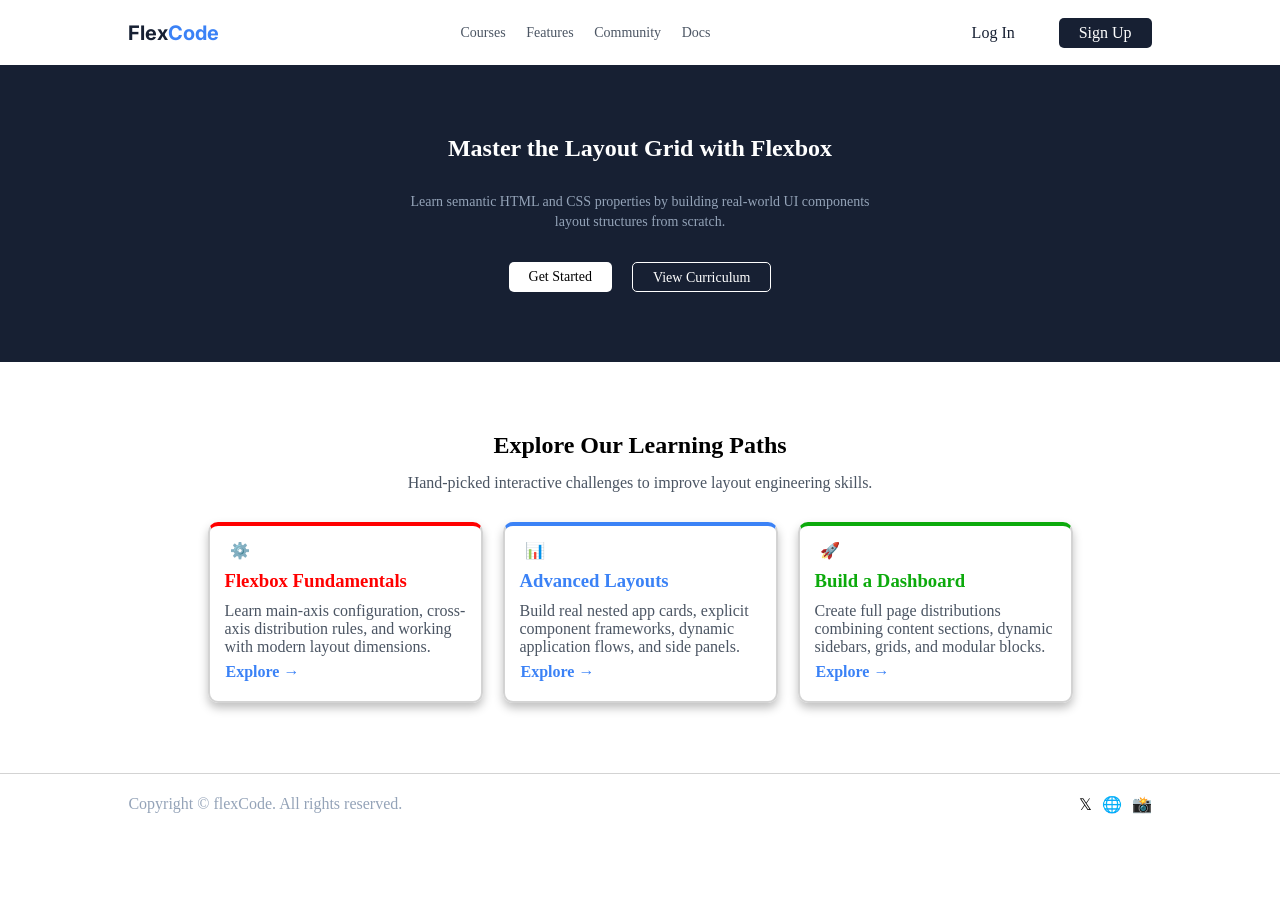
<file: css-flexhw/index.html>
<!DOCTYPE html>
<html lang="en">
<head>
    <meta charset="UTF-8">
    <meta name="viewport" content="width=device-width, initial-scale=1.0">
    <link rel="preconnect" href="https://fonts.googleapis.com">
    <link rel="preconnect" href="https://fonts.gstatic.com" crossorigin>
    <link href="https://fonts.googleapis.com/css2?family=Inter:wght@400;500;600;700&display=swap" rel="stylesheet">
    <link rel="stylesheet" href="style.css">
    <title>Document</title>
</head>
<body>
    <header>
        <div class="fixed-element">
            <div class="container nav-container">
                <a class="nav-logo">Flex<span>Code</span></a>
                <nav class="nav">
                    <a href="#">Courses</a>
                    <a href="#">Features</a>
                    <a href="#">Community</a>
                    <a href="#">Docs</a>
                </nav>
                <div class="auth-buttons">
                    <a href="#" class="btn login-btn">Log In</a>
                    <a href="#" class="btn signup-btn">Sign Up</a>
                </div>
            </div>
        </div>

    </header>

    <main>
        <section class="container welcome-container">
            <h1 class="welcome-title">
                Master the Layout Grid with Flexbox
            </h1>
            <p class="welcome-description">
                Learn semantic HTML and CSS properties by building real-world UI components layout structures from scratch.
            </p>
            <div class="welcome-buttons">
                <a href="#" class="btn get-started-btn">Get Started</a>
                <a href="#" class="btn view-btn">View Curriculum</a>
            </div>
        </section>

        <section class="container paths-container">
            <h2 class="paths-container-title">
                Explore Our Learning Paths
            </h2>
            <p class="paths-container-description">
                Hand-picked interactive challenges to improve layout engineering skills.
            </p>
            <div class="cards-container">
                <article class="card">
                    <span class="card-icon">⚙️</span>
                    <h3 class="card-title">Flexbox Fundamentals</h3>
                    <p class="card-description">
                        Learn main-axis configuration, cross-axis distribution rules, and working with modern layout dimensions.
                    </p>
                    <a href="#" class="btn card-link">Explore →</a>
                </article>
                <article class="card">
                    <span class="card-icon">📊</span>
                    <h3 class="card-title">Advanced Layouts</h3>
                    <p class="card-description">
                        Build real nested app cards, explicit component frameworks, dynamic application flows, and side panels.
                    </p>
                    <a href="#" class="btn card-link">Explore →</a>
                </article>
                <article class="card">
                    <span class="card-icon">🚀</span>
                    <h3 class="card-title">Build a Dashboard</h3>
                    <p class="card-description">
                        Create full page distributions combining content sections, dynamic sidebars, grids, and modular blocks.
                    </p>
                    <a href="#" class="btn card-link">Explore →</a>
                </article>
            </div>
        </section>
    </main>

    <footer>
        <div class="container footer-container">
            <p class="footer-description">Copyright © flexCode. All rights reserved.</p>
            <div class="footer-links">
                <a href="#" class="footer-link">𝕏</a>
                <a href="#" class="footer-link">🌐</a>
                <a href="#" class="footer-link">📸</a>
            </div>
        </div>
    </footer>
</body>
</html>
</file>
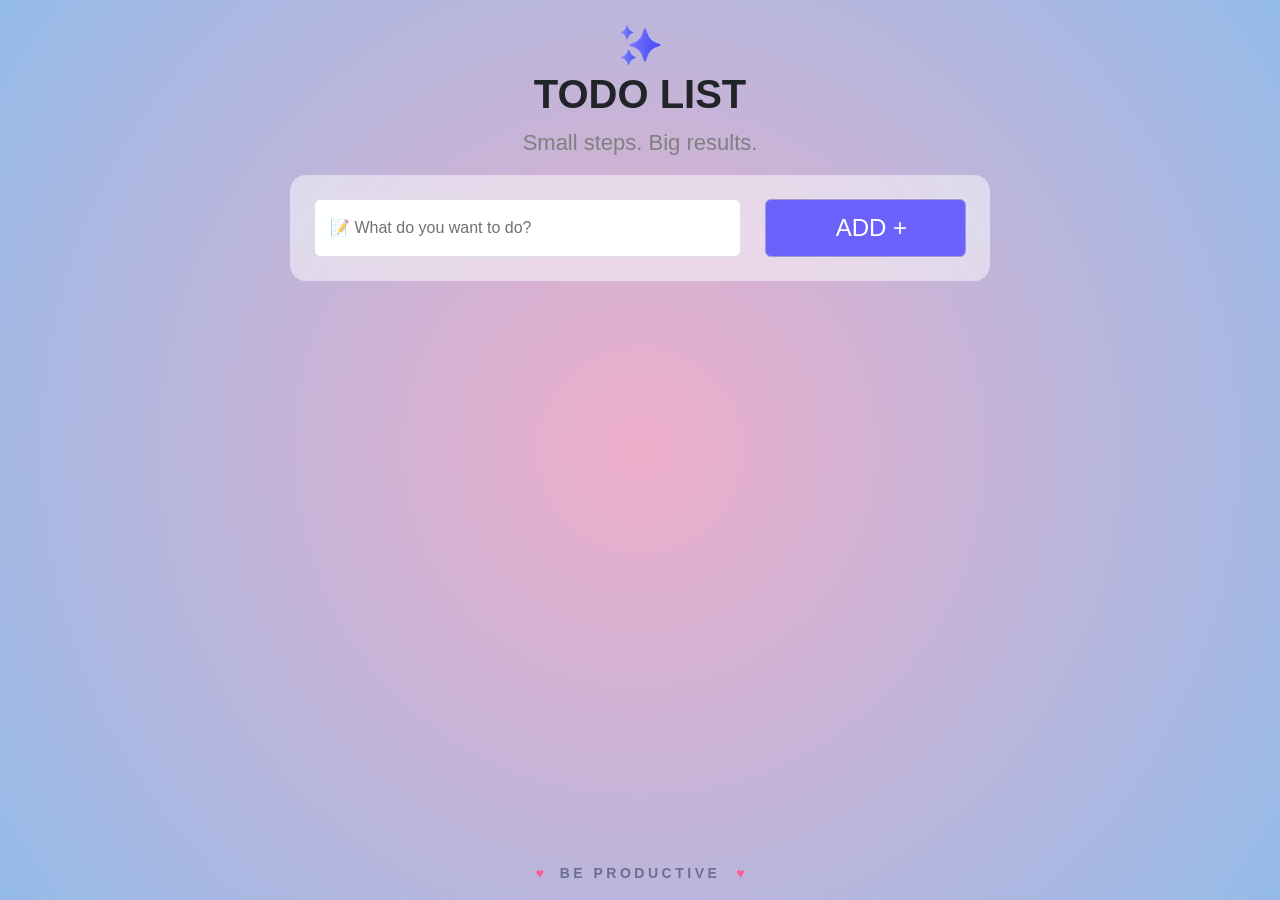
<file: ToDoList-Task/index.html>
<!DOCTYPE html>
<html lang="en">
<head>
    <meta charset="UTF-8">
    <meta name="viewport" content="width=device-width, initial-scale=1.0">
    <link rel="stylesheet" href="css/bootstrap.min.css">
    <link rel="stylesheet" href="css/style.css">
    <title>Document</title>
</head>
<body class="d-flex flex-column min-vh-100">
    <head>
        <div class="container my-container">
            <img src='img/logo.png' class="logo-img" alt="logo">
            <h1 class="text-center text-title">TODO LIST</h1>
            <p class="text-center text-title-description">Small steps. Big results.</p>
        </div>
    </head>

    <main class="flex-grow-1">
        <div class="container bg-white bg-opacity-50 rounded-4 p-4 my-container">

            <section class="row">

                <div class="form-floating col-12 col-md-8">
                    <input class="form-control" 
                           type="text"
                           placeholder="" 
                           id="input-task">
                    <label class="label-for-input" for="inupt-task">&#x1F4DD; What do you want to do?</label>
                </div>

                <div class="col-5 mx-auto mt-3 col-md-4 mt-md-0">
                    <button class="btn btn-primary h-100 w-100 my-btn" id="add-btn">ADD +</button>
                </div>

            </section>

            <section class="row" id="tasks"></section> 
        </div>
    </main>

    <footer>
        <div class="container d-flex justify-content-center gap-3 mb-3 mt-3">
            <span class="heart">&#x2665;</span>
            <span class="footer-text">BE PRODUCTIVE</span>
            <span class="heart">&#x2665;</span>
        </div>
    </footer>

    <script src="js/bootstrap.bundle.min.js"></script>
    <script src="js/script.js"></script>
</body>
</html>
</file>
<file: style.css>
body {
  max-width: 60%;
  margin: auto;
  background-color: aliceblue;
}

h1,
h2,
h3 {
  font-family: "Philosopher", serif;
  font-weight: 700;
}

p,
li {
  font-family: "Philosopher", serif;
  font-weight: 400;
  line-height: 1.5em;
  text-align: justify;
}

header {
  text-align: center;
}
footer {
  height: 150px;
}
.container {
  display: flex;
  justify-content: space-between;
}

.skills-and-education {
  width: 55%;
}

.developer-img {
  width: 35%;
  margin: auto 0;
}

.developer-img img {
  width: 100%;
  border-radius: 50%;
}

@media (max-width: 1024px) {
  .container {
    flex-direction: column;
    flex-flow: column-reverse;
  }

  .developer-img {
    width: 50%;
    margin: auto;
  }

  .skills-and-education {
    width: 100%;
  }
}
</file>
<file: bootstrap-task/style.css>
/* Position fieldset legends on top of the border line */
.custom-fieldset {
  position: relative;
  border-color: #dee2e6 !important;
}

.custom-legend {
  font-size: 0.9rem !important;
  margin-bottom: 0;
}

/* Two-color gradient for progress bar */
.custom-progress-bar {
  background: linear-gradient(90deg, #198754 0%, #0d5132 100%);
}
</file>
<file: browser-game/css/style.css>
@import url("https://fonts.googleapis.com/css2?family=Oxanium:wght@200..800&display=swap");
@import url("./variables.css");

/* Reset */
/* ---------------------------------------------------- */
*,
*::before,
*::after {
    box-sizing: border-box;
}

* {
    margin: 0;
    padding: 0;
}

body {
    min-height: 100vh;
    background-color: var(--color-background);
    font-family: var(--font-family);
    color: var(--color-text);
    font-size: var(--ordinary-font-size);
}

button,
select {
    font: inherit;
    cursor: pointer;
}
/* ---------------------------------------------------- */

.page-container {
    display: flex;
    flex-direction: column;

    width: calc(100% - 2 * var(--container-padding));
    max-width: var(--container-max-width);
    min-height: 100vh;
    margin-inline: auto;
}

/* Header */
/* ---------------------------------------------------- */
.game-header {
    padding: 20px 0;
}

.header-logo {
    display: inline-flex;
    align-items: center;
    gap: 12px;

    color: var(--color-text);
    font-size: 20px;
    font-weight: 700;
    letter-spacing: 2px;
    text-decoration: none;
}

.logo-icon {
    color: var(--color-primary);
    font-size: 28px;
}

/* Main */
/* ---------------------------------------------------- */
.outer-border {
    border: var(--border-size) solid var(--border-color);
    border-radius: var(--border-radius);
}

.inner-border {
    border: var(--border-size) solid var(--border-color);
    border-radius: calc(var(--border-radius) - var(--border-gap));
}

main {
    flex: 1;
}

.game {
    height: 800px;

    display: flex;
    justify-content: center;
    gap: 10px;
}

.outer-game-field {
    width: 80%;
    padding: var(--border-gap);
}

.inner-game-field {
    height: 100%;
    position: relative;

    background-image: url("../images/space.png");
    background-size: cover;
    background-position: center;
    background-repeat: no-repeat;
}

.game-sidebar {
    display: flex;
    flex-direction: column;
    gap: 30px;

    min-width: 200px;
    width: 25%;
    padding: var(--border-gap);
}

.score-field {
    padding: var(--border-gap);
}

#score {
    font-size: var(--score-font-size);
}

.speed-control-field {
    display: flex;
    flex-direction: column;
    gap: 20px;
    padding: var(--border-gap);
}

#speed,
.speed-option {
    font-size: var(--speed-font-size);
    padding: 10px;
    background-color: var(--color-background);
    color: var(--color-text);
}

.start-btn {
    padding: 20px;
    background-color: var(--color-primary);
    color: var(--color-text);

    transition: transform 0.1s ease;
}

.start-btn:active {
    transform: scale(0.95);
}

/* Footer */
/* ---------------------------------------------------- */
.game-footer {
    display: flex;
    justify-content: space-between;
    align-items: center;
    height: var(--footer-height);
    gap: 20px;
}

/* Responsive Design */
/* ---------------------------------------------------- */
@media (max-width: 700px) {
    .game {
        flex-direction: column;
        justify-content: top;
        height: 1330px;
    }

    .outer-game-field {
        height: 800px;
        width: 100%;
    }

    .game-sidebar {
        width: 100%;
    }

    .game-footer {
        flex-direction: column;
        justify-content: center;
        height: calc(2 * var(--footer-height));
    }
}

/* Game assets */
/* ---------------------------------------------------- */
.ship {
    position: absolute;
    background-color: yellow;
}
</file>
<file: css-2hm-ai/style.css>
/* =========================
   RESET
   ========================= */

*,
*::before,
*::after {
    box-sizing: border-box;
}

html {
    scroll-behavior: smooth;
    scroll-padding-top: 24px;
}

body {
    margin: 0;
    color: #172033;
    background: #eef3f8;
    font-family: Arial, Helvetica, sans-serif;
    line-height: 1.7;
}

a {
    color: inherit;
    text-decoration: none;
}

a:visited {
    color: inherit;
}

img {
    max-width: 100%;
    display: block;
}

ul {
    margin: 0;
    padding: 0;
    list-style: none;
}

/* =========================
   COLORS / COMMON
   ========================= */

:root {
    --blue: #0ea5d9;
    --blue-dark: #0879a7;
    --navy: #101a2d;
    --text: #172033;
    --muted: #6c788b;
    --line: #dce4ed;
    --paper: #ffffff;
    --soft-blue: #e9f7fc;
    --shadow: 0 18px 45px rgba(20, 43, 70, 0.10);
}

/* =========================
   HERO
   ========================= */

.hero {
    position: relative;
    overflow: hidden;
    min-height: 360px;
    padding: 64px 7%;
    color: #fff;
    background:
        radial-gradient(circle at 85% 15%, rgba(255,255,255,.20) 0 70px, transparent 71px),
        radial-gradient(circle at 72% 75%, rgba(255,255,255,.08) 0 150px, transparent 151px),
        linear-gradient(135deg, #071326 0%, #0c2c49 52%, #0b78a6 100%);
}

.hero::after {
    content: "";
    position: absolute;
    width: 420px;
    height: 420px;
    right: -130px;
    bottom: -230px;
    border: 1px solid rgba(255,255,255,.18);
    border-radius: 50%;
}

.hero__content {
    position: relative;
    z-index: 1;
    max-width: 1180px;
    margin: 0 auto;
}

.avatar {
    float: left;
    width: 92px;
    height: 92px;
    margin: 5px 28px 0 0;
    border: 1px solid rgba(255,255,255,.45);
    border-radius: 50%;
    color: #fff;
    background: rgba(255,255,255,.08);
    text-align: center;
    line-height: 90px;
    font-size: 28px;
    font-weight: 800;
    letter-spacing: 2px;
}

.hero__text {
    overflow: hidden;
}

.eyebrow,
.section__number,
.contact-label {
    margin: 0 0 8px;
    color: var(--blue);
    font-size: 12px;
    font-weight: 800;
    letter-spacing: 3px;
}

.hero .eyebrow {
    color: #78d9f7;
}

.hero h1 {
    margin: 0;
    font-size: clamp(42px, 7vw, 78px);
    line-height: .98;
    letter-spacing: -3px;
}

.hero__role {
    margin: 20px 0 4px;
    color: #d9f5ff;
    font-size: clamp(22px, 3vw, 34px);
    font-weight: 700;
}

.hero__intro {
    max-width: 680px;
    margin: 12px 0 0;
    color: #b8cada;
    font-size: 16px;
}

/* =========================
   LAYOUT
   ========================= */

.page {
    max-width: 1380px;
    margin: 0 auto;
    padding: 34px 32px 70px;
}

.sidebar {
    position: sticky;
    top: 24px;
    float: left;
    width: 250px;
    margin-right: 50px;
    padding: 24px;
    border: 1px solid var(--line);
    border-radius: 18px;
    background: rgba(255,255,255,.88);
    box-shadow: 0 10px 30px rgba(20,43,70,.06);
}

.sidebar__title {
    margin-bottom: 18px;
    color: var(--navy);
    font-size: 13px;
    font-weight: 800;
    letter-spacing: 2px;
    text-transform: uppercase;
}

.sidebar nav a {
    display: block;
    padding: 10px 0;
    border-bottom: 1px solid #edf1f5;
    color: #536177;
    font-size: 14px;
    transition: color .2s ease, padding-left .2s ease;
}

.sidebar nav a:hover {
    padding-left: 7px;
    color: var(--blue-dark);
}

.sidebar__note {
    margin-top: 25px;
    padding-top: 20px;
    border-top: 1px solid var(--line);
    color: var(--muted);
    font-size: 12px;
}

.sidebar__note span {
    display: block;
    margin-bottom: 3px;
    color: var(--blue);
    font-size: 24px;
    font-weight: 800;
}

.content {
    margin-left: 300px;
    min-width: 0;
}

.section {
    margin-bottom: 80px;
    padding: 42px;
    border: 1px solid var(--line);
    border-radius: 24px;
    background: var(--paper);
    box-shadow: var(--shadow);
    scroll-margin-top: 24px;
}

.section h2 {
    margin: 0 0 28px;
    color: var(--navy);
    font-size: clamp(30px, 4vw, 46px);
    line-height: 1.1;
    letter-spacing: -1.5px;
}

.section p {
    margin: 0 0 20px;
}

.section p:last-child {
    margin-bottom: 0;
}

.muted {
    color: var(--muted);
}

/* =========================
   GOAL
   ========================= */

.goal-box {
    position: relative;
    padding: 28px 30px;
    border-left: 4px solid var(--blue);
    background: linear-gradient(90deg, var(--soft-blue), #fff);
}

.goal-box p {
    text-align: justify;
}

/* =========================
   SKILLS
   ========================= */

.skill-card {
    display: inline-block;
    vertical-align: top;
    width: calc(50% - 13px);
    min-height: 315px;
    margin: 0 18px 26px 0;
    padding: 28px;
    border: 1px solid var(--line);
    border-radius: 18px;
    background: #fbfcfe;
    box-shadow: 0 8px 22px rgba(20,43,70,.05);
}

.skill-card:nth-of-type(even) {
    margin-right: 0;
}

.skill-card__tag {
    display: block;
    margin-bottom: 14px;
    color: var(--blue);
    font-size: 12px;
    font-weight: 800;
    letter-spacing: 2px;
}

.skill-card h3 {
    margin: 0 0 18px;
    color: var(--navy);
    font-size: 23px;
}

.skill-card li {
    position: relative;
    margin: 0 0 11px;
    padding-left: 17px;
    color: #5a6678;
    font-size: 14px;
}

.skill-card li::before {
    content: "";
    position: absolute;
    left: 0;
    top: .78em;
    width: 5px;
    height: 5px;
    border-radius: 50%;
    background: var(--blue);
}

.compact-list li {
    margin-bottom: 8px;
}

.algorithm-box {
    clear: both;
    padding: 30px;
    border-radius: 18px;
    color: #dcecff;
    background: var(--navy);
}

.algorithm-box__heading span {
    color: #65d5f5;
    font-size: 11px;
    font-weight: 800;
    letter-spacing: 3px;
}

.algorithm-box h3 {
    margin: 4px 0 14px;
    color: #fff;
    font-size: 26px;
}

.algorithm-box p {
    color: #b7c6d9;
}

.chips li,
.tech-tags li {
    display: inline-block;
    margin: 0 7px 8px 0;
    padding: 5px 11px;
    border: 1px solid rgba(14,165,217,.35);
    border-radius: 30px;
    color: #bdeeff;
    font-size: 12px;
}

.algorithm-box .chips {
    margin: 22px 0;
}

/* =========================
   EDUCATION
   ========================= */

.education-card {
    padding: 32px;
    border: 1px solid var(--line);
    border-radius: 18px;
    background: #fbfcfe;
}

.education-card__year {
    float: left;
    width: 130px;
    margin-right: 30px;
    padding: 18px 12px;
    border-radius: 12px;
    color: #fff;
    background: var(--blue-dark);
    text-align: center;
    font-size: 12px;
    font-weight: 800;
    letter-spacing: 2px;
    line-height: 1.5;
}

.education-card > div:last-child {
    overflow: hidden;
}

.education-card h3 {
    margin: 0 0 7px;
    color: var(--navy);
    font-size: 24px;
    line-height: 1.3;
}

.education-card h4 {
    margin: 26px 0 12px;
    color: var(--navy);
}

.columns-list {
    column-count: 2;
    column-gap: 35px;
    margin-bottom: 22px;
}

.columns-list li {
    position: relative;
    break-inside: avoid;
    margin-bottom: 7px;
    padding-left: 17px;
    color: #5a6678;
    font-size: 14px;
}

.columns-list li::before {
    content: "—";
    position: absolute;
    left: 0;
    color: var(--blue);
}

/* =========================
   SOFT SKILLS
   ========================= */

.soft-list {
    border-top: 1px solid var(--line);
}

.soft-list li {
    min-height: 68px;
    padding: 16px 0 16px 68px;
    border-bottom: 1px solid var(--line);
    color: #4e5b70;
}

.soft-list span {
    float: left;
    width: 45px;
    margin-left: -58px;
    color: var(--blue);
    font-size: 12px;
    font-weight: 800;
    letter-spacing: 1px;
}

/* =========================
   INTERESTS
   ========================= */

.large-text {
    color: var(--navy);
    font-size: 23px;
    line-height: 1.45;
}

.tech-tags {
    margin: 30px 0;
}

.tech-tags li {
    color: var(--blue-dark);
    background: var(--soft-blue);
}

.direction-card {
    padding: 24px 28px;
    border-radius: 16px;
    background: #eef3f8;
}

.direction-card span {
    color: var(--blue-dark);
    font-size: 11px;
    font-weight: 800;
    letter-spacing: 3px;
}

.direction-card p {
    margin-top: 8px;
    margin-bottom: 0;
    font-size: 17px;
}

/* =========================
   CONTACTS
   ========================= */

.contact-section {
    color: #fff;
    background: var(--navy);
    border-color: var(--navy);
}

.contact-section h2 {
    color: #fff;
}

.contact-card {
    overflow: hidden;
    padding: 30px;
    border: 1px solid rgba(255,255,255,.12);
    border-radius: 18px;
    background: rgba(255,255,255,.05);
}

.contact-card h3 {
    max-width: 520px;
    margin: 5px 0 0;
    font-size: 25px;
    line-height: 1.3;
}

.contact-label {
    color: #65d5f5;
}

.contact-links {
    float: right;
    width: 45%;
    margin-top: -62px;
}

.contact-links a {
    display: block;
    padding: 8px 0;
    border-bottom: 1px solid rgba(255,255,255,.12);
    color: #bcecff;
}

.contact-links a:hover {
    color: #fff;
}

/* =========================
   FOOTER
   ========================= */

.footer {
    clear: both;
    padding: 10px 5px;
    color: #7a8798;
    font-size: 13px;
}

.footer a {
    float: right;
    color: var(--blue-dark);
}

.footer a:hover {
    text-decoration: underline;
}

/* =========================
   RESPONSIVE
   ========================= */

@media (max-width: 950px) {
    .hero {
        padding: 50px 5%;
    }

    .page {
        padding: 24px 20px 50px;
    }

    .sidebar {
        position: relative;
        top: auto;
        float: none;
        width: 100%;
        margin: 0 0 24px;
    }

    .sidebar nav a {
        display: inline-block;
        margin-right: 18px;
        border-bottom: 0;
    }

    .sidebar__note {
        display: none;
    }

    .content {
        margin-left: 0;
    }

    .section {
        padding: 30px;
    }

    .contact-links {
        float: none;
        width: 100%;
        margin-top: 24px;
    }
}

@media (max-width: 700px) {
    .hero {
        min-height: auto;
        padding: 38px 24px 45px;
    }

    .avatar {
        float: none;
        margin: 0 0 22px;
    }

    .hero h1 {
        letter-spacing: -2px;
    }

    .hero__role {
        font-size: 22px;
    }

    .page {
        padding: 15px 12px 35px;
    }

    .section {
        margin-bottom: 35px;
        padding: 24px 20px;
        border-radius: 18px;
    }

    .section h2 {
        font-size: 32px;
    }

    .goal-box {
        padding: 20px;
    }

    .goal-box p {
        text-align: left;
    }

    .skill-card {
        display: block;
        width: 100%;
        min-height: 0;
        margin: 0 0 16px;
    }

    .skill-card:nth-of-type(even) {
        margin-right: 0;
    }

    .education-card {
        padding: 22px;
    }

    .education-card__year {
        float: none;
        width: 100%;
        margin: 0 0 20px;
    }

    .columns-list {
        column-count: 1;
    }

    .soft-list li {
        padding-left: 52px;
    }

    .soft-list span {
        margin-left: -45px;
    }

    .footer a {
        float: none;
        display: block;
        margin-top: 8px;
    }
}
</file>
<file: css-2hw/style.css>
html {
  scroll-behavior: smooth;
}

body {
  background-color: aliceblue;
  margin: 0;
}

main,
#contact-information {
  max-width: 60%;
  margin: auto;
}

h1,
h2,
h3 {
  color: dodgerblue;
  margin-top: 0;
  font-family: "Philosopher", serif;
  font-weight: 700;
}

p,
li {
  font-family: "Philosopher", serif;
  font-weight: 400;
  line-height: 1.5em;
  text-align: justify;
}

header {
  text-align: center;
  background-color: deepskyblue;
}

header h1 {
  color: white;
}

main {
  margin-top: -550px;
}

footer {
  margin-top: 30px;
  height: 100px;
  background-color: deepskyblue;
}

aside {
  position: sticky;
  top: 1%;
  margin-left: 30px;
}

#goals > img {
  max-width: 30%;
  float: right;
  margin-left: 20px;
  margin-bottom: 20px;
  border-radius: 50%;
  box-shadow: 0px 0px 25px black;
}

#contact-information {
  display: flex;
  justify-content: space-evenly;
}

nav a,
nav a:visited {
  color: royalblue;
  text-decoration: none;
  line-height: 3em;
}

nav a:hover {
  text-decoration: underline;
  color: midnightblue;
}

nav li {
  list-style: none;
}

#contact-information,
#contact-information a {
  color: white;
  text-decoration: none;
  margin-top: 30px;
}
</file>
<file: css-flexhw/style.css>
/* Clean styles */
* {
    margin: 0;
    padding: 0;
    box-sizing: border-box;
}

html {
    scroll-behavior: smooth;
}

a {
    color: inherit;
    text-decoration: none;
}

:root {
    --dark-blue: #172033;
    --blue: #3b82f6;
    --nav-text-color: #4b5563;
    --text-color: #94a3b8;
    --green: rgb(12, 170, 12);

    --desktop-with: 1100px;
    --header-heidht: 65px;
}

.btn {
    border-radius: 5px;
    height: 30px;
    line-height: 30px;
    padding: 0 20px;
    text-align: center;
    white-space: nowrap;
}

a {
    transition: 0.1s;
    cursor: pointer;
}

a:active {
    transform: scale(0.95);
}

.container {
    width: 100%;
    margin: 0 auto;
    padding: 0 3%;
}

/* Header */
.fixed-element {
    width: 100%;
    position: fixed;
    margin-top: calc(var(--header-heidht)*-1);
    left: 50%;
    transform: translateX(-50%);
    background-color: white;
    border-bottom: var(--dark-blue) solid 1px;
    z-index: 1;
}

.nav-container {
    display: flex;
    justify-content: space-between;
    align-items: center;
    height: var(--header-heidht);
    gap: 20px;
    max-width: var(--desktop-with);
}

.nav-logo {
    font-family: 'Inter', sans-serif;
    font-weight: 700;
    font-size: 20px;
    color: var(--dark-blue);
    
}

.nav-logo span {
    color: var(--blue);
}

.nav {
    display: flex;
    justify-content: space-between;
    width: 250px;
    gap: 10px;
}

.nav a {
    color: var(--nav-text-color);
    font-size: 14px;
}

.nav a:hover {
    text-decoration: underline;
    transform: translateY(-3px);
}

.nav a:active {
    transform: scale(0.95);
}

.auth-buttons {
    display: flex;
    justify-content: space-between;
    width: 200px;
    gap: 10px
}

.login-btn {
    color: var(--dark-blue);
    transition: background-color 0.3s ease;
}

.login-btn:hover {
    background-color: #94a3b8;
}

.signup-btn {
    background-color: var(--dark-blue);
    color: #fff;
}

/* Main */
.welcome-container {
    margin-top: 65px;
    background-color: var(--dark-blue);
    text-align: center;
    padding-top: 70px;
    padding-bottom: 70px;
}

.welcome-title {
    color: white;
    margin-bottom: 30px;
}

.welcome-description {
    color: var(--text-color);
    max-width: 475px;
    margin: 0 auto;
    margin-bottom: 30px;
    font-size: 14px;
    line-height: 20px;
}

.welcome-buttons {
    display: flex;
    justify-content: center;
    gap: 20px;
    font-size: 14px;
}

.get-started-btn {
    background-color: white;
}

.view-btn {
    border: white solid 1px;
    color: white;
}

.paths-container {
    margin-top: 70px;
    margin-bottom: 70px;
}

.paths-container-title {
    text-align: center;
}

.paths-container-description {
    text-align: center;
    margin: 15px 0 30px 0;
    color: var(--nav-text-color);
}

.cards-container {
    display: flex;
    justify-content: center;
    gap: 20px;
    max-width: 1000px;
    margin: 0 auto;
    flex-wrap: wrap;
}

.card {
    border: lightgrey solid 2px;
    position: relative;
    border-radius: 10px;
    padding: 15px;
    width: 275px;
    flex-shrink: 0;
    transition: 0.3s;
    box-shadow: 0 5px 10px rgba(0, 0, 0, 0.25);
}

.card:hover {
    margin-top: -5px;
    margin-bottom: 5px;
}

.card-description {
    color: var(--nav-text-color);
}

.card-link {
    color: var(--blue);
    font-weight: 600;
    display: inline-block;
    border: white solid 1px;
    padding: 0 5px;
    position: relative;
    left: -5px;
}

.card-link:hover {
    border: lightgray solid 1px;
}

.card-icon {
    display: block;
    margin-bottom: 10px;
}

.card-icon::before {
    content: "";
    display: inline-block;
    width: 5px;
}

.card-title {
    margin-bottom: 10px;
}

.card:nth-child(3n+1) {
    border-top-color: red;
    border-top-width: 4px;
}

.card:nth-child(3n+1) .card-title {
    color: red;
}

.card:nth-child(3n+2) {
    border-top-color: var(--blue);
    border-top-width: 4px;
}

.card:nth-child(3n+2) .card-title {
    color: var(--blue);
}

.card:nth-child(3n+3) {
    border-top-color: var(--green);
    border-top-width: 4px;
}

.card:nth-child(3n+3) .card-title {
    color: var(--green);
}

/* FOOTER */
footer {
    border-top: lightgray 1px solid;
}

.footer-container {
    display: flex;
    height: 60px;
    gap: 20px;
    justify-content: space-between;
    align-items: center;
    max-width: var(--desktop-with);
}

.footer-description {
    color: var(--text-color);
}

.footer-links {
    display: flex;
    gap: 10px;
    align-items: baseline;
}

.footer-link {
    position: relative;
    transition: transform 0.3s ease;
}

.footer-link:hover {
    transform: translateY(-3px);
}

/* RESPONSIVE DESIGN*/

@media screen and (width <= 600px){
    
    .nav-container {
        flex-wrap: wrap;
        justify-content: space-between;
        row-gap: 2px;
    }

    .nav {
        order: 1;
        width: 100%;
        margin: 0 50px;
        gap: 20px;
        justify-content: center;
    }
}
</file>
<file: ToDoList-Task/css/style.css>
:root {
    --primary-color: #6B62FC;
    --secondary-color: #9f9bd7;
}

body {
    background: #EEAECA;
    background: radial-gradient(circle, rgba(238, 174, 202, 1) 0%, rgba(148, 187, 233, 1) 100%);
    font-family: 'Inter', sans-serif;
}

.logo-img {
    max-height: 50px;
    display: block;
    margin: 20px auto 0px auto;
}

.text-title {
    font-weight: 700;
}

.text-title-description {
    font-weight: 500;
    color: grey;
    font-size: 22px;
}

.my-container {
    max-width: 700px;
}

.label-for-input {
    text-indent: 15px;
}

#input-task {
    font-size: 20px;
}

.my-btn {
    font-size: 1.5rem;
    background-color: var(--primary-color);
    border-color: var(--secondary-color);
    text-wrap: nowrap;
    transition: transform 0.1s;
    padding-right: 0;
}

.my-btn:hover,
.my-btn:active {
    background-color: var(--secondary-color) !important;
    border-color: var(--secondary-color) !important;
}

.my-btn:active {
    transform: scale(0.95);
}

.my-checkbox {
    width: 32px;
    height: 32px;
    border: 2px solid #9aa8c7;
    border-radius: 50% !important;
    cursor: pointer;
}

.my-checkbox:checked {
    background-color: var(--primary-color);
    border-color: var(--primary-color);
    background-image: url("../img/checkmark.png");
    background-size: 70%;
    background-position: center;
    background-repeat: no-repeat;
}

.my-checkbox-label {
    font-size: 18px;
    font-weight: 600;
    text-wrap: wrap;
    color: #25253A;
    line-height: 1.2;
    text-align: justify;
    overflow-wrap: anywhere;
}

.trash-btn {
    max-height: 30px;
    transition: transform 0.1s;
}

.trash-btn:active {
    transform: scale(0.9);
}

.footer-text {
    font-family: "Poppins", sans-serif;
    font-size: 14px;
    font-weight: 600;
    letter-spacing: 0.25em;
    text-transform: uppercase;
    color: #6b6f8f;
}

.heart {
    color: #ff5b97;
    font-size: 14px;
}
</file>
